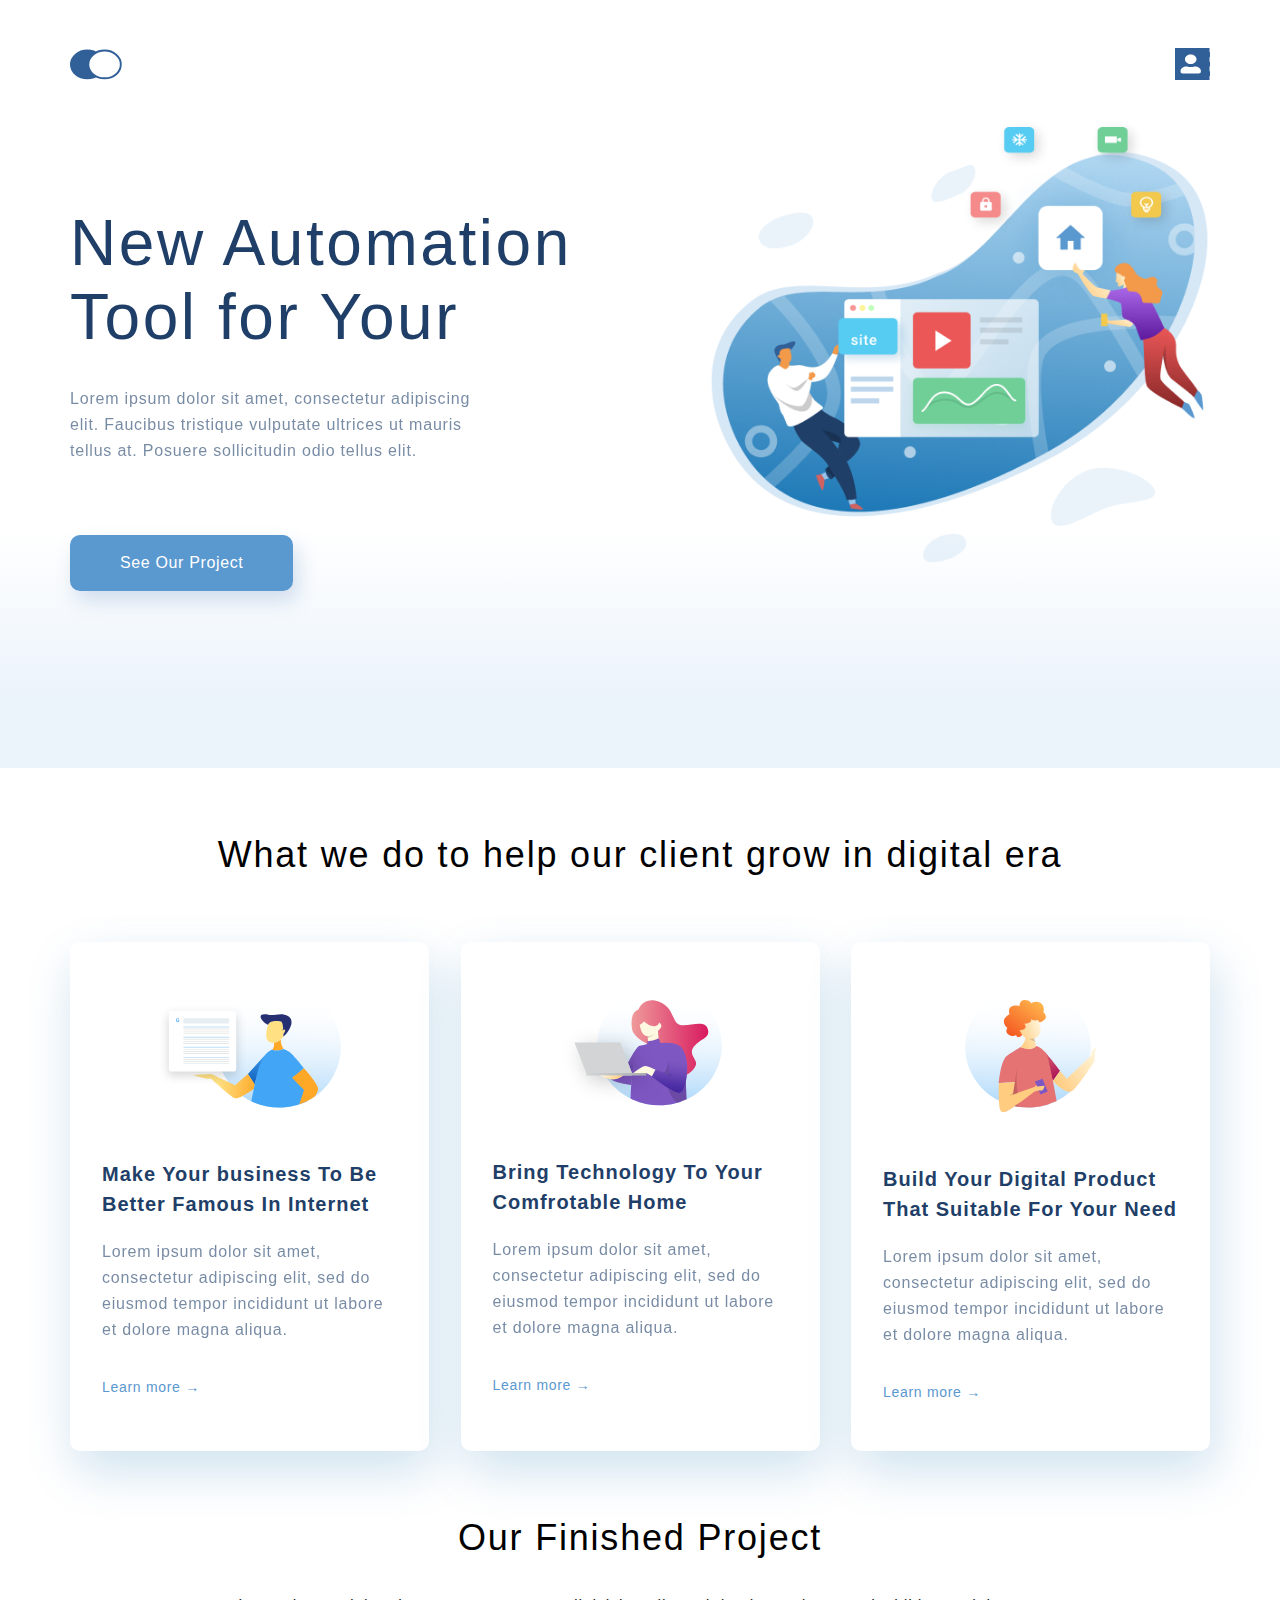
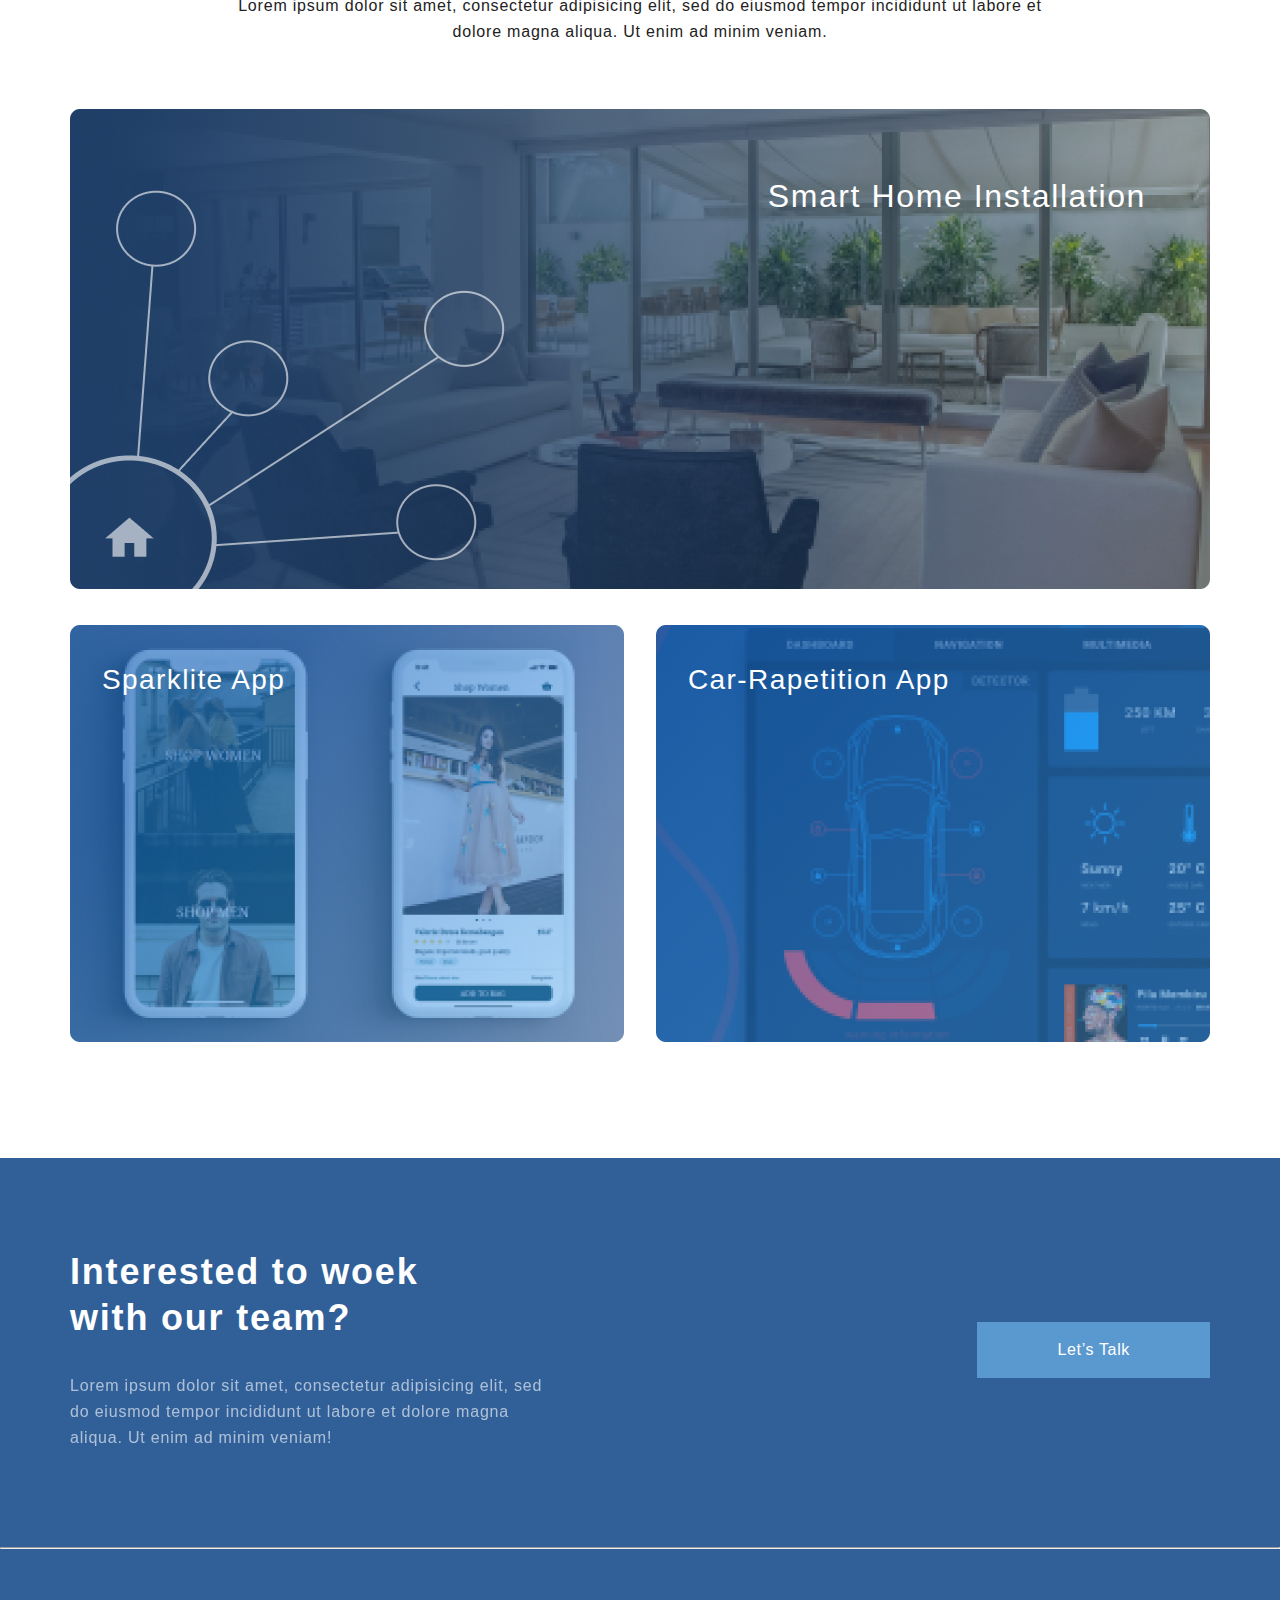
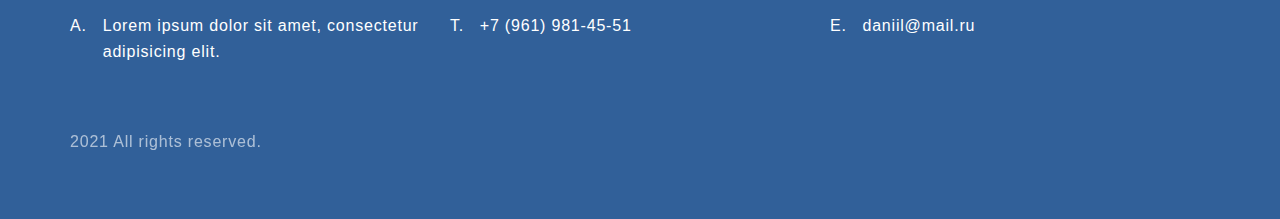
<file: index.html>
<!DOCTYPE html>
<html lang="en">

<head>
    <meta charset="UTF-8">
    <meta http-equiv="X-UA-Compatible" content="IE=edge">
    <meta name="viewport" content="width=device-width, initial-scale=1.0">
    <title>Главная</title>
    <link rel="stylesheet" href="style.css">
</head>

<body>
    <div class="header">
        <div class="header__content container">
            <div class="header__menu">
                <ul class="menu">
                    <li class="menu__list"><a href="index.html"><img src="img/logo.svg" alt="Logo"></a></li>
                    <li class="menu__list down__style"><a href=" contact.html"><img src="img/Vector.svg"
                                alt="Contacts"></a></li>
                </ul>
            </div>
            <div class="header__main">
                <h1 class="header__title">New Automation Tool for Your</h1>
                <p class="text header__text">Lorem ipsum dolor sit amet, consectetur adipiscing elit. Faucibus
                    tristique vulputate ultrices ut mauris tellus at. Posuere sollicitudin odio tellus elit.
                </p>
                <a href="#" class="header__button">See Our Project</a>
            </div>
        </div>
    </div>
    <div class="main container">
        <h3 class="main__medium">What we do to help our client grow in digital era</h3>
        <div class="main__content">
            <div class="main__content-list">
                <img class="list__img" src="img/1.svg" alt="card-1">
                <h4 class="main__small">Make Your business To Be
                    Better Famous In Internet</h4>
                <p class="text">Lorem ipsum dolor sit amet, consectetur adipiscing elit, sed do eiusmod tempor
                    incididunt ut labore et dolore magna aliqua.
                </p>
                <a href="#" class="button">Learn more &rarr;</a>
            </div>
            <div class="main__content-list">
                <img class="list__img" src="img/2.svg" alt="card-2">
                <h4 class="main__small">Bring Technology To Your
                    Comfrotable Home</h4>
                <p class="text">Lorem ipsum dolor sit amet, consectetur adipiscing elit, sed do eiusmod tempor
                    incididunt ut labore et dolore magna aliqua.
                </p>
                <a href="#" class="button">Learn more &rarr;</a>
            </div>
            <div class="main__content-list">
                <img class="list__img" src="img/3.svg" alt="card-3">
                <h4 class="main__small">Build Your Digital Product
                    That Suitable For Your Need</h4>
                <p class="text">Lorem ipsum dolor sit amet, consectetur adipiscing elit, sed do eiusmod tempor
                    incididunt ut labore et dolore magna aliqua.
                </p>
                <a href="#" class="button">Learn more &rarr;</a>
            </div>
        </div>
    </div>
    <div class="memu__footer container">
        <h3 class="main__medium">Our Finished Project</h3>
        <p class="text memu__footer-text">Lorem ipsum dolor sit amet, consectetur adipisicing elit, sed do
            eiusmod
            tempor incididunt ut labore et dolore magna aliqua. Ut enim ad minim veniam.
        </p>
        <div class="footer__item">
            <img class="footer__item-img" src="img/footer__item-1.png" alt="photo-1">
            <p class="footer__item-text">Smart Home Installation</p>
        </div>
        <div class="footer__parent">
            <div class="footer__item footer__item-margin">
                <img class="footer__item-img" src="img/footer__item-2.png" alt="photo-2">
                <p class="footer__item-texts">Sparklite App</p>
            </div>
            <div class="footer__item">
                <img class="footer__item-img" src="img/footer__item-3.png" alt="photo-3">
                <p class="footer__item-texts">Car-Rapetition App</p>
            </div>
        </div>
    </div>
    <div class="footer">
        <div class="footer__blog container">
            <div class="footer__text">
                <h4 class="footer__small">Interested to woek with our team?</h4>
                <p class="footer-text">Lorem ipsum dolor sit amet, consectetur adipisicing elit, sed do eiusmod
                    tempor
                    incididunt ut labore et dolore magna aliqua. Ut enim ad minim veniam!
                </p>
            </div>
            <div class="button-footer">
                <a href="#" class="footer__button">Let&#8217;s Talk</a>
            </div>
        </div>
        <hr class="line">
        <div class="footer__menu">
            <div class="container">
                <ul class="footer__menu-lists">
                    <li class="text menu__lists">Lorem ipsum dolor sit amet, consectetur adipisicing
                        elit.</li>
                    <li class="text menu__lists">T.&nbsp;&nbsp;&nbsp;+7 (961) 981-45-51</li>
                    <li class="text menu__lists">E.&nbsp;&nbsp;&nbsp;daniil@mail.ru</li>
                </ul>
                <div class="footer__defens">
                    <p class="text defens__list">2021 All rights reserved.</p>
                </div>
            </div>
        </div>
    </div>
</body>

</html>
</file>
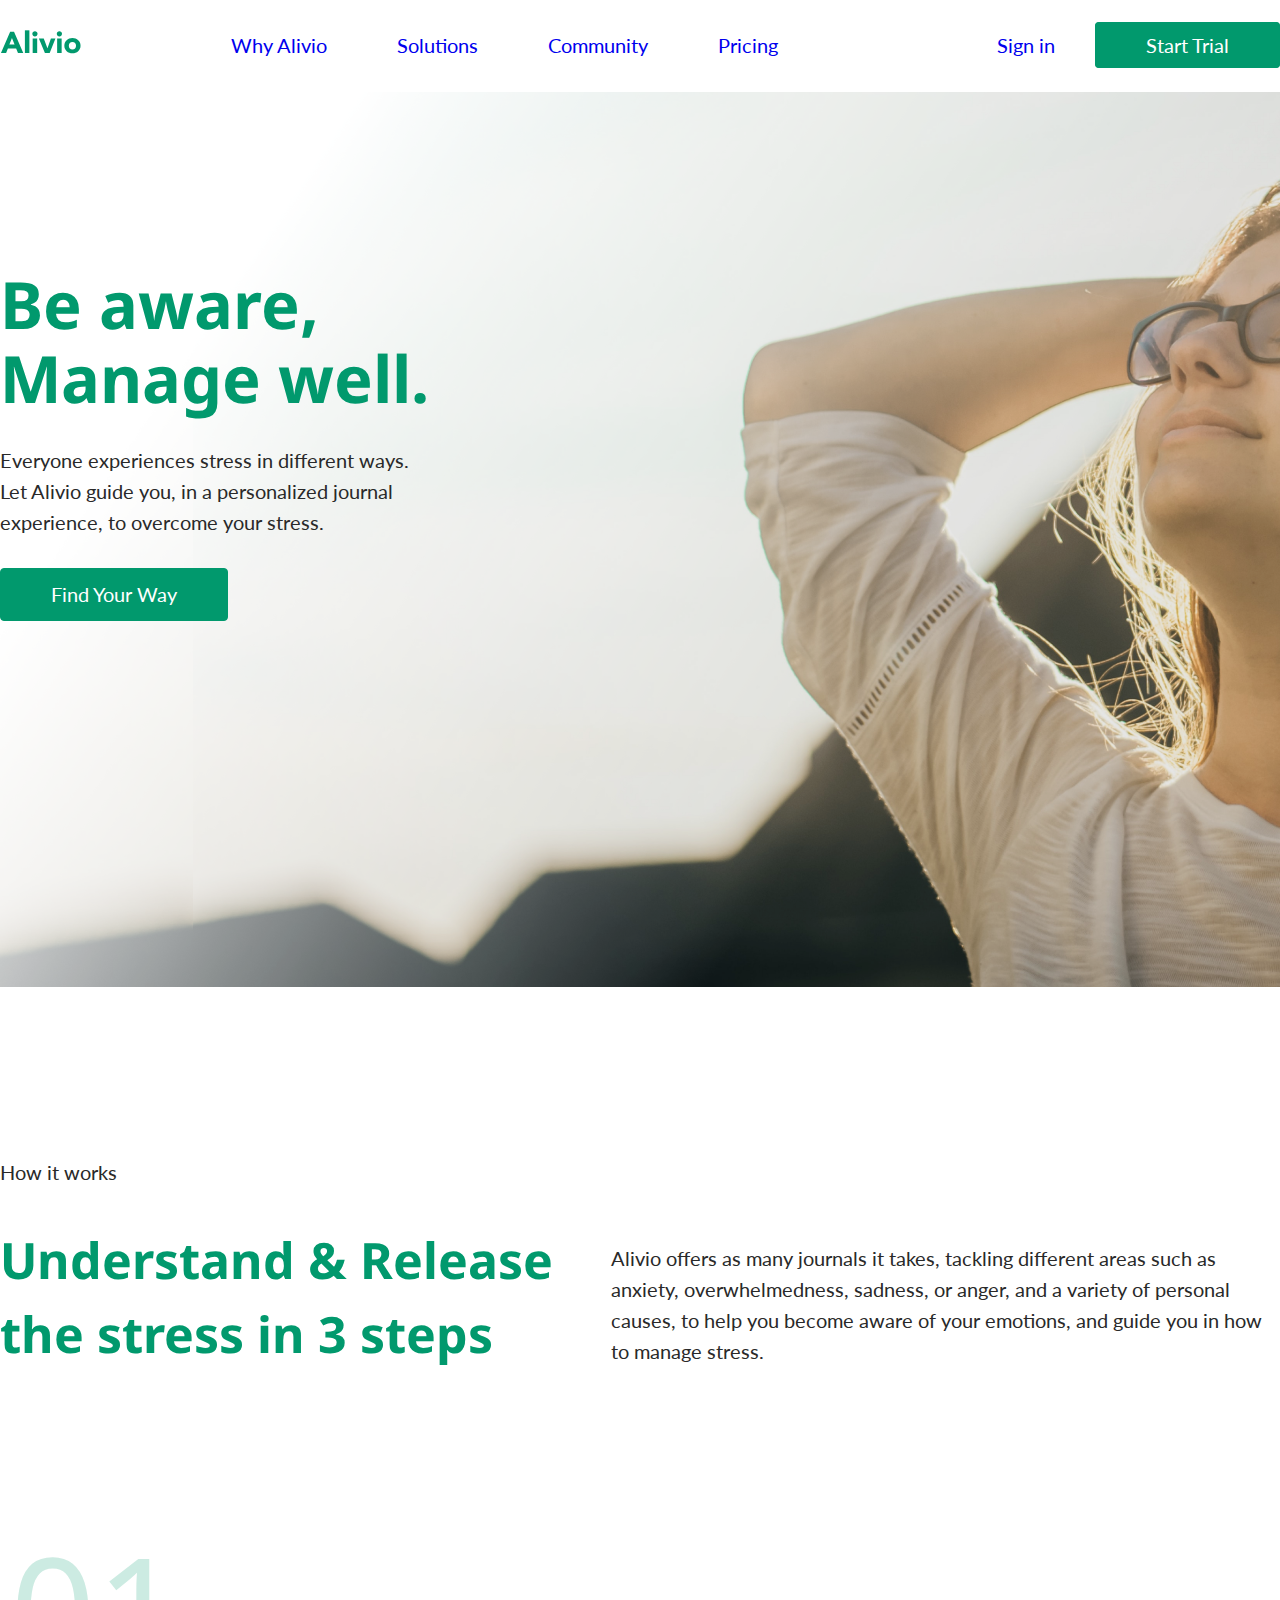
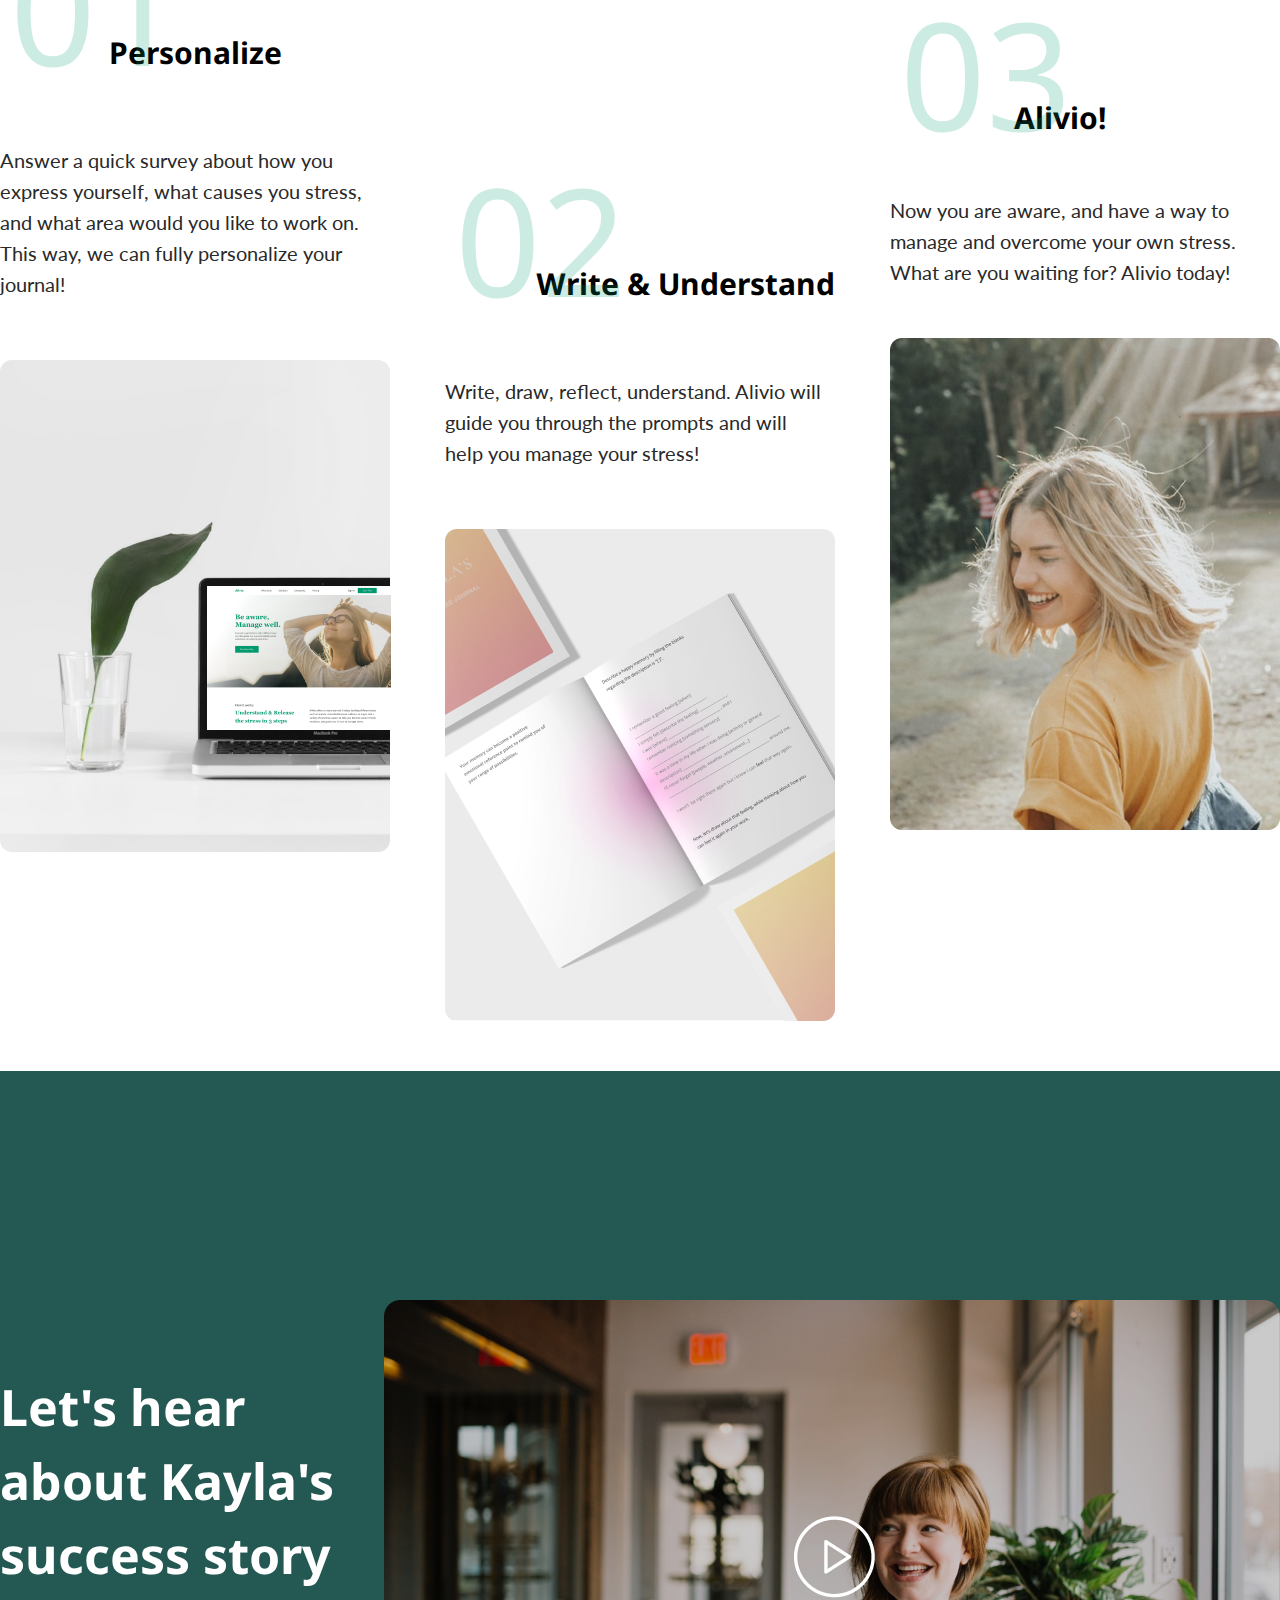
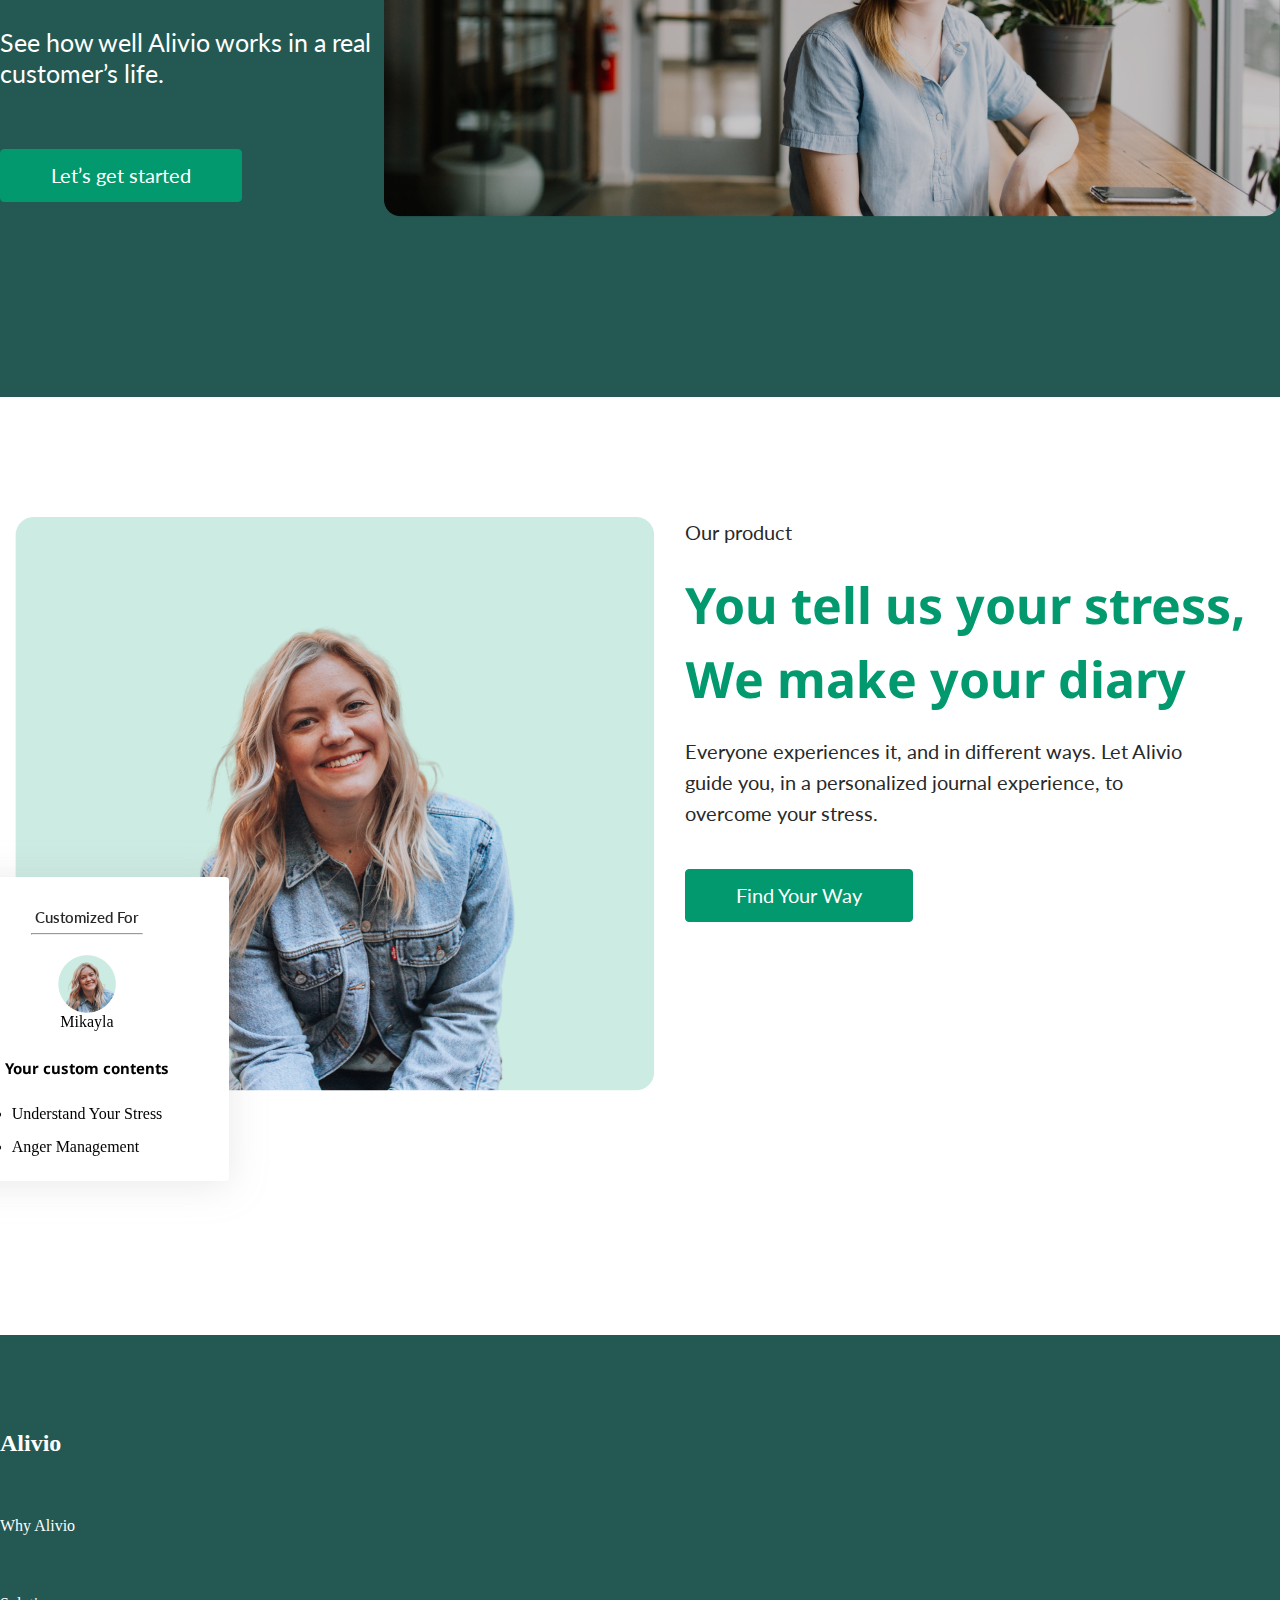
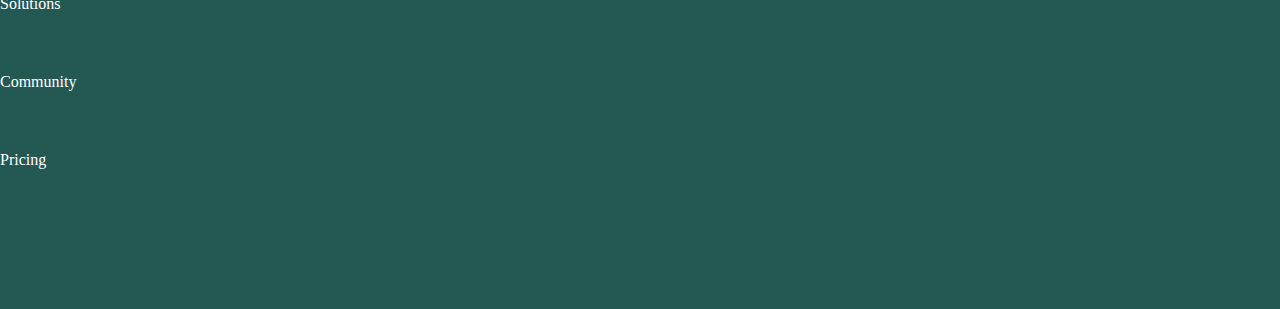
<file: Alivio/index.html>
<!DOCTYPE html>
<html lang="en">

<head>
    <meta charset="UTF-8">
    <meta http-equiv="X-UA-Compatible" content="IE=edge">
    <meta name="viewport" content="width=device-width, initial-scale=1.0">
    <link rel="stylesheet" href="style.css">
    <link rel="preconnect" href="https://fonts.googleapis.com">
    <link rel="preconnect" href="https://fonts.gstatic.com" crossorigin>
    <link href="https://fonts.googleapis.com/css2?family=Lato:wght@400;700&display=swap" rel="stylesheet">
    <link href="https://fonts.googleapis.com/css2?family=Noto+Sans+Georgian:wght@700&display=swap" rel="stylesheet">
    <title>Alivio</title>
</head>

<body>
    <header>
        <div class="container">
            <div class="header__content text-lato">
                <div class="logo"><a href="#"><img class="header__logo" src="img/header/logo.svg" alt="logo"></a></div>
                <ul class="header__menu">
                    <li class="header__menu-content"><a href="#">Why Alivio</a></li>
                    <li class="header__menu-content"><a href="#">Solutions</a></li>
                    <li class="header__menu-content"><a href="#">Community</a></li>
                    <li class="header__menu-content"><a href="#">Pricing</a></li>
                </ul>
                <div class="header__login">
                    <a href="#" class="login">Sign in</a>
                    <a href="#" class="green__button text__white">Start Trial</a>
                </div>
            </div>
        </div>
    </header>
    <main>
        <div class="background">
            <div class="container">
                <div class="background__content">
                    <h1 class="text background__edge">Be aware, Manage well.</h1>
                    <div class="background__text text-lato">Everyone experiences stress in different ways.
                        Let Alivio guide you, in a personalized journal experience, to overcome your stress.</div>
                    <a href="#" class="green__button text__white background__button text-lato">Find Your Way</a>
                </div>
            </div>
        </div>
        <div class="solutions">
            <div class="container">
                <p class="text-lato">How it works</p>
                <div class="solutions__texts">
                    <h2 class="solutions__title text">Understand & Release
                        the stress in 3 steps</h2>
                    <p class="solutions__text text-lato">
                        Alivio offers as many journals it takes, tackling different areas such as anxiety,
                        overwhelmedness, sadness, or anger, and a variety of personal causes, to help you become aware
                        of your emotions, and guide you in how to manage stress.
                    </p>
                </div>
                <div class="solutions__form">
                    <div class="solutions__card card-first">
                        <h3 class="text black__text solutions__form-title">Personalize</h3>
                        <p class="text-lato solutions__form-text">Answer a quick survey about how you express yourself,
                            what causes you stress, and what area would you like to work on. This way, we can fully
                            personalize your journal!</p>
                        <div class="solutions__images">
                            <img src="img/solutions/Rectangle30.png" alt="card">
                            <img class="face__image face" src="img/solutions/face.png" alt="">
                        </div>
                        <div class="number text">01</div>
                    </div>
                    <div class="solutions__card card-double">
                        <h3 class="text black__text solutions__form-title solutions__text-double">Write & Understand
                        </h3>
                        <p class="text-lato solutions__form-text">Write, draw, reflect, understand. Alivio will guide
                            you through the prompts and will help you manage your stress!</p>
                        <img src="img/solutions/mid.png" alt="card">
                        <div class="number text">02</div>
                    </div>
                    <div class="solutions__card card-third">
                        <h3 class="text black__text solutions__form-title solutions__marg-title">Alivio!</h3>
                        <p class="text-lato solutions__form-text solutions__marg-text">Now you are aware, and have a way
                            to manage and
                            overcome your own stress.
                            What are you waiting for? Alivio today!</p>
                        <img src="img/solutions/right.png" alt="card">
                        <div class="number text">03</div>
                    </div>
                </div>
            </div>
        </div>
        <div class="green__block">
            <div class="container">
                <div class="green__main">
                    <div class="green__block-content">
                        <h2 class="solutions__title green__block-text text text__white">Let's hear about Kayla's success
                            story</h2>
                        <p class="green__text text__white text-lato">See how well Alivio works in a real customer’s
                            life.
                        </p>
                        <a href="#" class="green__button text__white background__button text-lato">Let’s get started</a>
                    </div>
                    <img class="green__block-img" src="img/video/Video.png" alt="">
                </div>
            </div>
        </div>
        <div class="our__product">
            <div class="container">
                <div class="product__content">
                    <div class="product__img-content">
                        <img src="img/our_product/Image.png" alt="">
                        <div class="product__resume">
                            <h3 class="text-lato text__resume">Customized For</h3>
                            <hr class="line__resume">
                            <img src="img/our_product/Image-small.png" alt="">
                            <p>Mikayla</p>
                            <h2 class="text resume__text">Your custom contents</h2>
                            <ul class="text__list">
                                <li class="list__padding">Understand Your Stress</li>
                                <li>Anger Management</li>
                            </ul>
                        </div>
                    </div>
                    <div class="product__text">
                        <h4 class="text-lato product__content-text">Our product</h4>
                        <h1 class="text product__title">You tell us your stress,
                            We make your diary</h1>
                        <p class="text-lato product__text-list">Everyone experiences it, and in different ways.
                            Let Alivio guide you, in a personalized journal experience, to overcome your stress.</p>
                        <a href="#" class="green__button text__white background__button text-lato">Find Your Way</a>
                    </div>
                </div>
            </div>
        </div>
    </main>
    <footer class="green__block green__footer">
        <div class="container text__white">
            <h2 class="footer__text">Alivio</h2>
            <ul class="footer__list">
                <li class="footer__list-text link__footer">Why Alivio</li>
                <li class="footer__list-text link__footer">Solutions</li>
                <li class="footer__list-text link__footer">Community</li>
                <li class="link__footer">Pricing</li>
            </ul>
        </div>
    </footer>
</body>

</html>
</file>
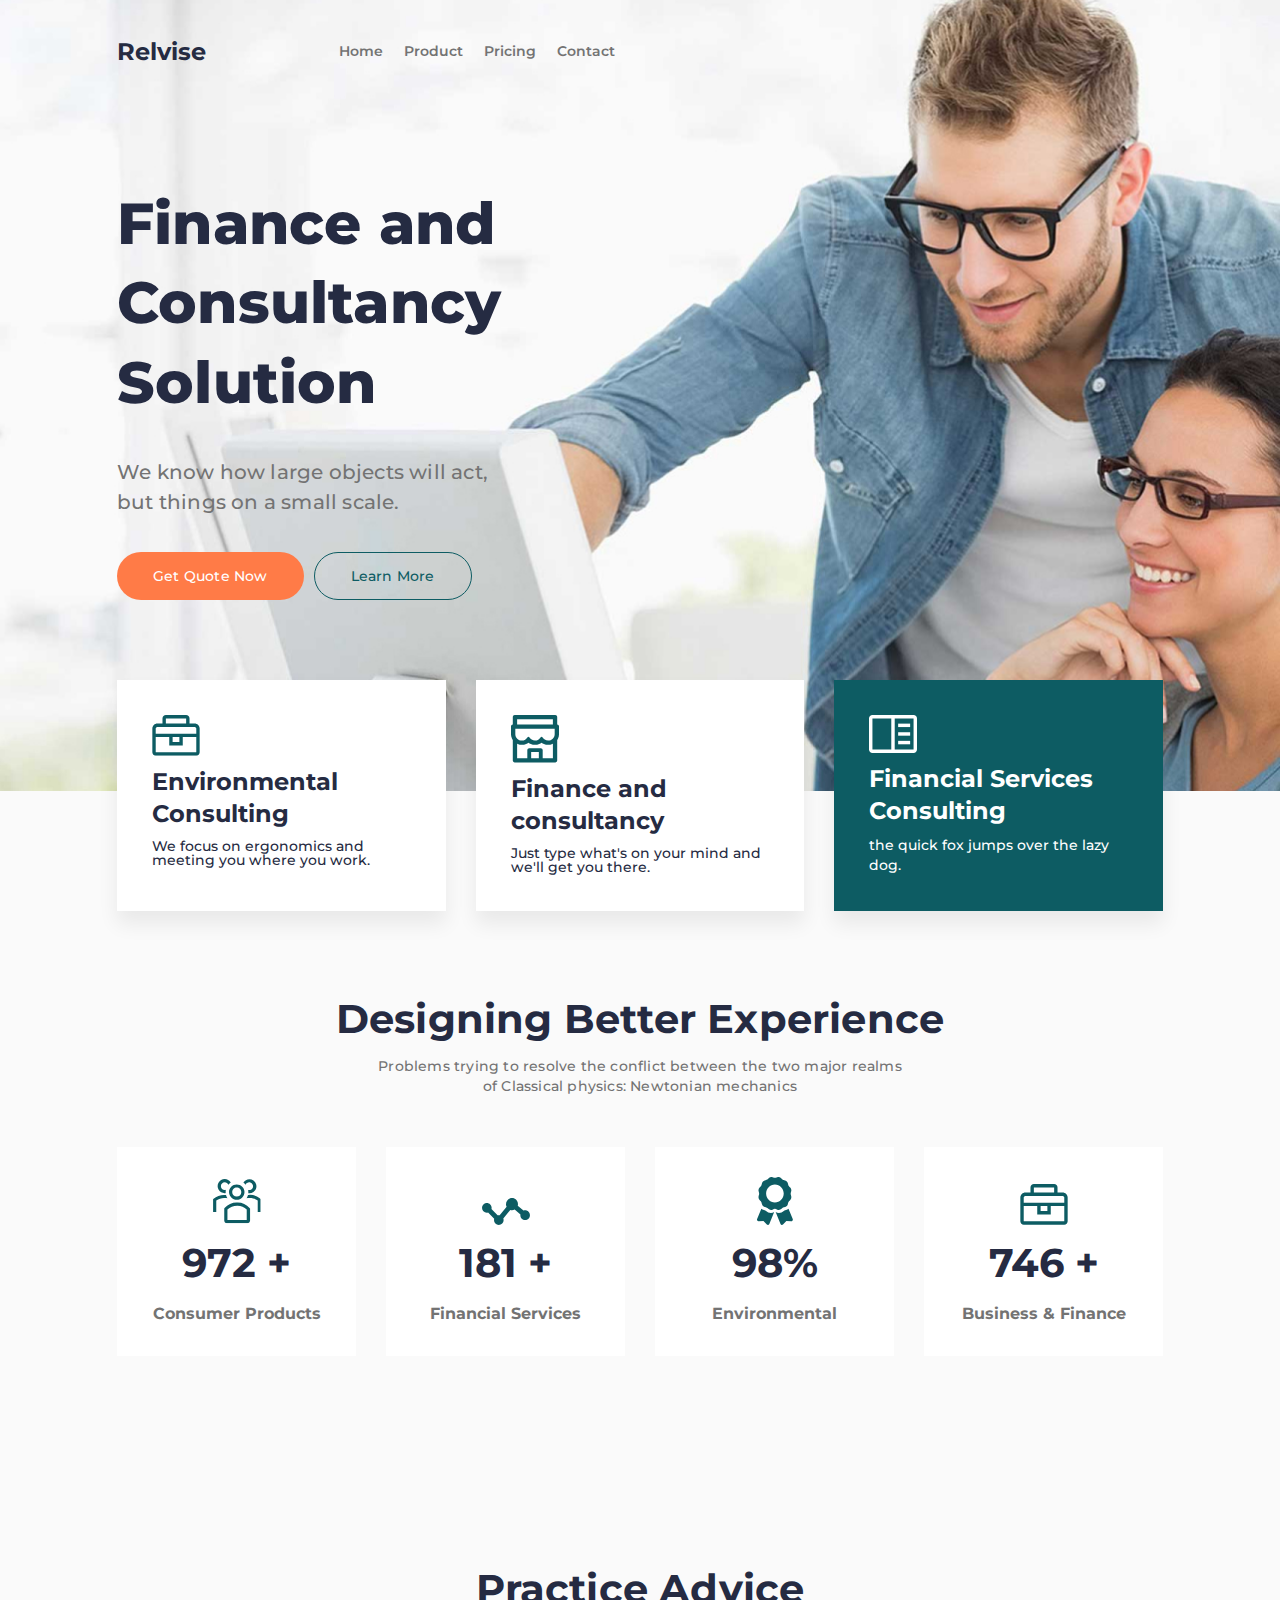
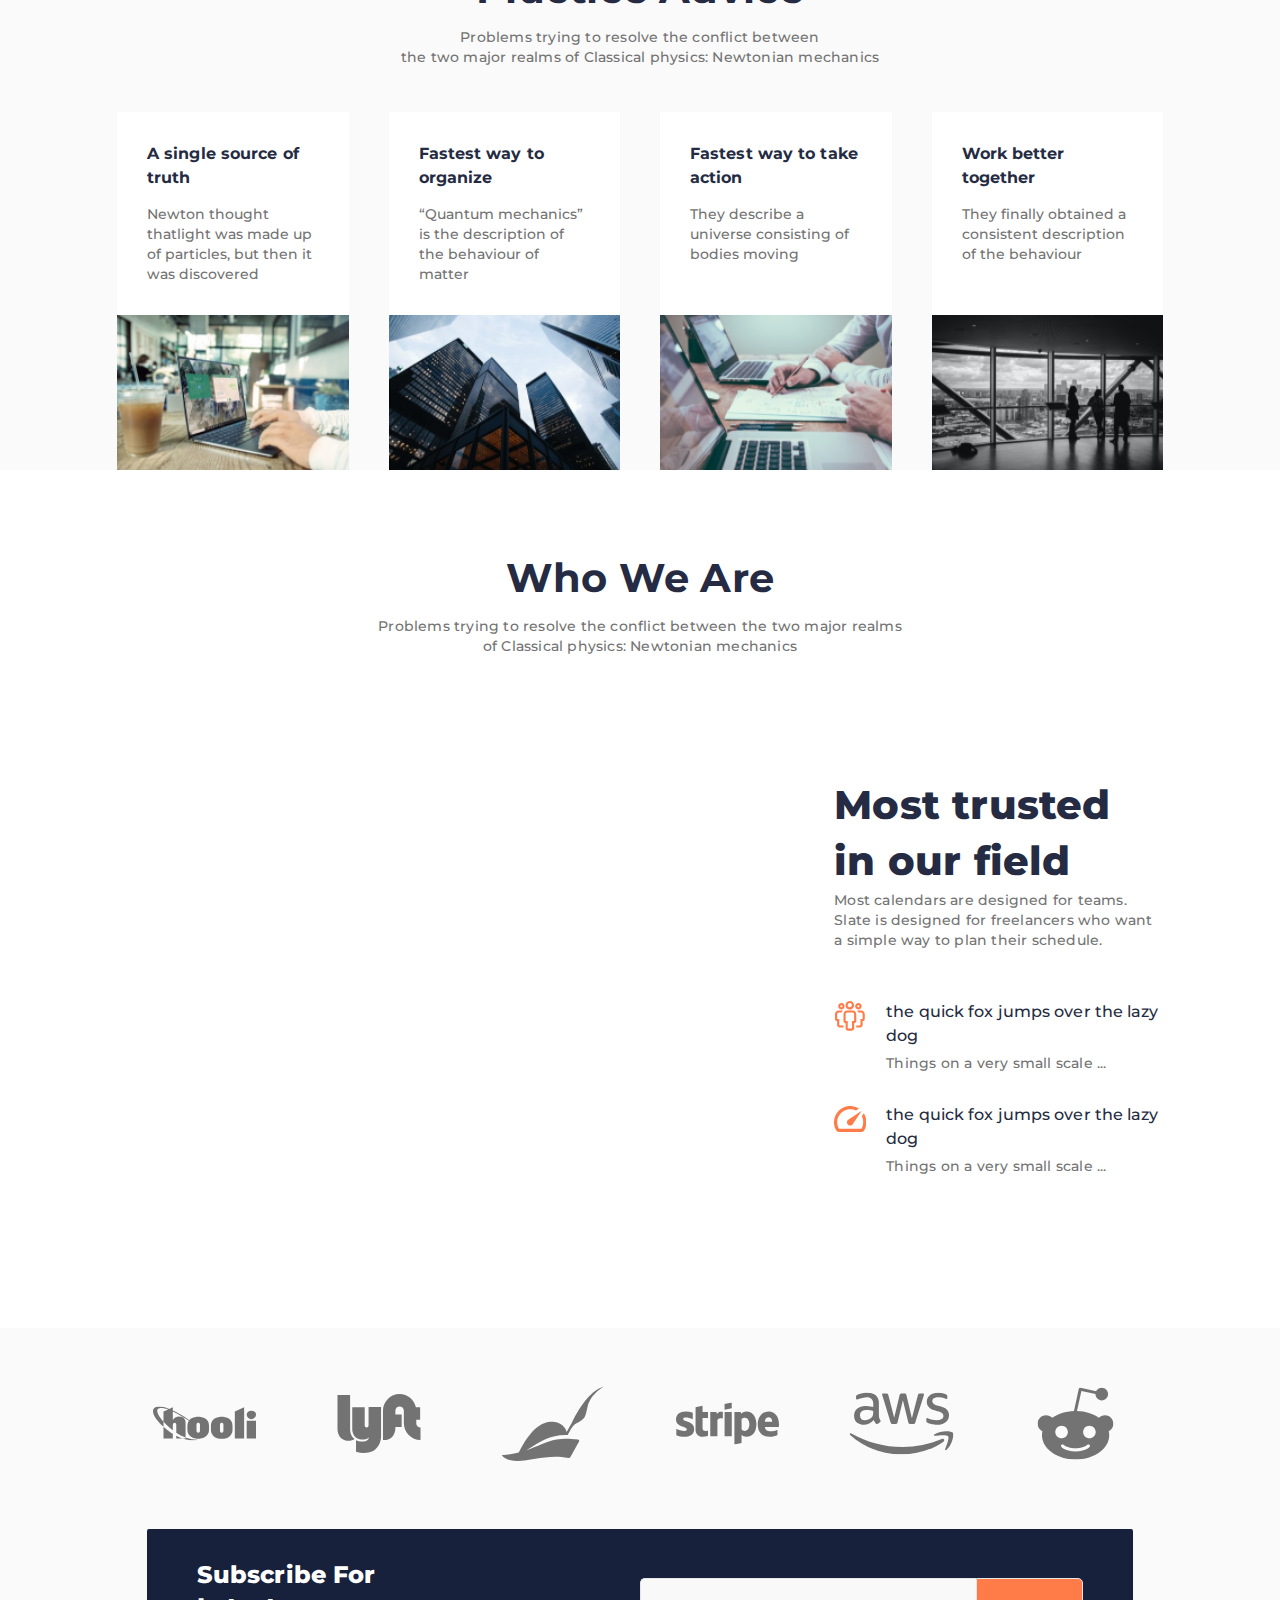
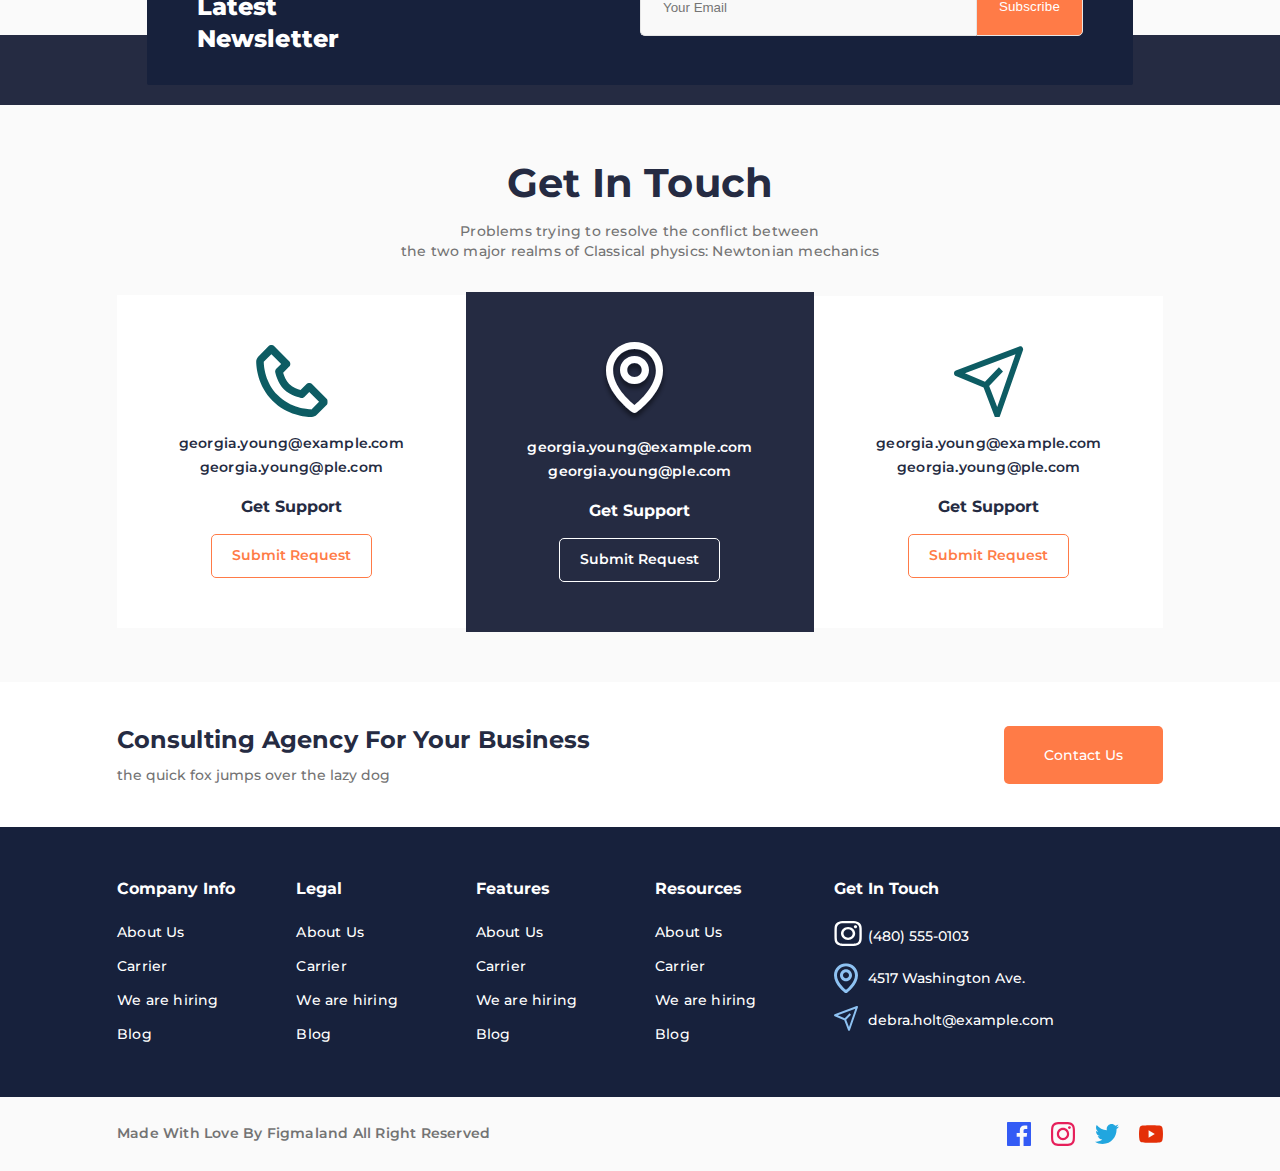
<file: Finanse/index.html>
<!DOCTYPE html>
<html lang="en">

<head>
    <meta charset="UTF-8">
    <meta http-equiv="X-UA-Compatible" content="IE=edge">
    <link href="https://fonts.googleapis.com/css?family=Montserrat:,regular,500,600,700,800&display=swap"
        rel="stylesheet" />
    <link rel="stylesheet" href="style.css">
    <meta name="viewport" content="width=device-width, initial-scale=1.0">
    <title>Finance</title>
</head>

<body>
    <div class="wrapper">
        <header class="header">
            <div class="header__container   container">
                <a href="#" class="header__logo">
                    Relvise
                </a>
                <nav class="header__menu">
                    <ul class="menu__list">
                        <li class="menu__item">
                            <a class="menu__link" href="#">Home</a>
                        </li>
                        <li class="menu__item">
                            <a class="menu__link" href="#">Product</a>
                        </li>
                        <li class="menu__item">
                            <a class="menu__link" href="#">Pricing</a>
                        </li>
                        <li class="menu__item">
                            <a class="menu__link" href="#">Contact</a>
                        </li>
                    </ul>
                </nav>
            </div>
        </header>
        <main class="page">
            <div class="page__main-block main-block">
                <div class="main-block__container container">
                    <div class="main-block__body">
                        <h1 class="main-block__title">Finance and Consultancy Solution</h1>
                        <div class="main-block__text">We know how large objects will act,
                            but things on a small scale.</div>
                        <div class="main-block__buttons">
                            <a href="" class="main-block__button main-block__button_orange">Get Quote Now</a>
                            <a href="" class="main-block__button main-block__button_border">Learn More</a>
                        </div>
                    </div>
                </div>
                <div class="main-block__image ibg">
                    <img src="img/main/cover.jpg" alt="cover">
                </div>
            </div>
            <section class="page__services services">
                <div class="services__container container">
                    <div class="service__body">
                        <div class="services__cards">
                            <div class="services__item item-service">
                                <div class="item-service__icon">
                                    <img src="img/services/01.svg" alt="">
                                </div>
                                <h3 class="item-service__title">Environmental
                                    Consulting</h3>
                                <div class="item-srvice__text">We focus on ergonomics and
                                    meeting you where you work. </div>
                            </div>
                        </div>
                        <div class="services__cards">
                            <div class="services__item item-service">
                                <div class="item-service__icon">
                                    <img src="img/services/02.svg" alt="">
                                </div>
                                <h3 class="item-service__title">Finance and
                                    consultancy </h3>
                                <div class="item-srvice__text">Just type what's on your mind
                                    and we'll get you there. </div>
                            </div>
                        </div>
                        <div class="services__cards">
                            <div class="services__item item-service item-service__green">
                                <div class="item-service__icon">
                                    <img src="img/services/03.svg" alt="">
                                </div>
                                <h3 class="item-service__title">Financial Services
                                    Consulting</h3>
                                <div class="item-service__text">the quick fox jumps over the
                                    lazy dog. </div>
                            </div>
                        </div>
                    </div>
                </div>
            </section>
            <section class="page__advantages advantages">
                <div class="advantages__container container">
                    <div class="advantages__header header-block">
                        <h2 class="header-block__title">Designing Better Experience</h2>
                        <div class="header-block__sub-title">Problems trying to resolve the conflict between the two
                            major realms<br>
                            of Classical physics: Newtonian mechanics </div>
                    </div>
                    <div class="advantages__body">
                        <div class="advantages__column">
                            <div class="advantages__item">
                                <div class="advantages__icon">
                                    <img src="img/advantages/01.svg" alt="Consumer Productss">
                                </div>
                                <div class="advantages__value">972 +</div>
                                <div class="advantages__text">Consumer Products </div>
                            </div>
                        </div>
                        <div class="advantages__column">
                            <div class="advantages__item">
                                <div class="advantages__icon">
                                    <img src="img/advantages/02.svg" alt="Financial Services">
                                </div>
                                <div class="advantages__value">181 +</div>
                                <div class="advantages__text">Financial Services </div>
                            </div>
                        </div>
                        <div class="advantages__column">
                            <div class="advantages__item">
                                <div class="advantages__icon">
                                    <img src="img/advantages/03.svg" alt="Environmental">
                                </div>
                                <div class="advantages__value">98%</div>
                                <div class="advantages__text">Environmental </div>
                            </div>
                        </div>
                        <div class="advantages__column">
                            <div class="advantages__item">
                                <div class="advantages__icon">
                                    <img src="img/advantages/04.svg" alt="Business & Finance">
                                </div>
                                <div class="advantages__value">746 +</div>
                                <div class="advantages__text">Business & Finance </div>
                            </div>
                        </div>
                    </div>
                </div>
            </section>
            <section class="page__practice practice">
                <div class="practice__container container">
                    <div class="practice__header header-block">
                        <h2 class="header-block__title">Practice Advice</h2>
                        <div class="header-block__sub-title">Problems trying to resolve the conflict between <br>
                            the two major realms of Classical physics: Newtonian mechanics </div>
                    </div>
                    <div class="practice__body">
                        <div class="practice__column">
                            <article class="practice__item item-practice">
                                <div class="item-practice__content">
                                    <a class="item-practice__link" href="#">
                                        <h4 class="item-practice__title">
                                            A single source of truth
                                        </h4>
                                    </a>
                                    <div class="item-practice__text">Newton thought thatlight was made up of particles,
                                        but
                                        then it was discovered
                                    </div>
                                </div>
                                <a href="" class="item-practice__image ibg">
                                    <img src="img/practice/01.jpg" alt="A single source of truth">
                                </a>
                            </article>
                        </div>
                        <div class="practice__column">
                            <article class="practice__item item-practice">
                                <div class="item-practice__content">
                                    <a class="item-practice__link" href="#">
                                        <h4 class="item-practice__title">
                                            Fastest way to organize
                                        </h4>
                                    </a>
                                    <div class="item-practice__text">“Quantum mechanics”
                                        is the description of the
                                        behaviour of matter
                                    </div>
                                </div>
                                <a href="" class="item-practice__image ibg">
                                    <img src="img/practice/02.jpg" alt="A single source of truth">
                                </a>
                            </article>
                        </div>
                        <div class="practice__column">
                            <article class="practice__item item-practice">
                                <div class="item-practice__content">
                                    <a class="item-practice__link" href="#">
                                        <h4 class="item-practice__title">
                                            Fastest way to take action
                                        </h4>
                                    </a>
                                    <div class="item-practice__text">They describe a
                                        universe consisting of
                                        bodies moving
                                    </div>
                                </div>
                                <a href="" class="item-practice__image ibg">
                                    <img src="img/practice/03.jpg" alt="A single source of truth">
                                </a>
                            </article>
                        </div>
                        <div class="practice__column">
                            <article class="practice__item item-practice">
                                <div class="item-practice__content">
                                    <a class="item-practice__link" href="#">
                                        <h4 class="item-practice__title">
                                            Work better
                                            together
                                        </h4>
                                    </a>
                                    <div class="item-practice__text">They finally obtained
                                        a consistent description
                                        of the behaviour
                                    </div>
                                </div>
                                <a href="" class="item-practice__image ibg">
                                    <img src="img/practice/04.jpg" alt="A single source of truth">
                                </a>
                            </article>
                        </div>
                    </div>
                </div>
            </section>
            <section class="page__whoweare whoweare">
                <div class="whoweare__container container">
                    <div class="whoweare__header header-block">
                        <h2 class="header-block__title">Who We Are</h2>
                        <div class="header-block__sub-title">Problems trying to resolve the conflict between the two
                            major
                            realms <br>
                            of Classical physics: Newtonian mechanics </div>
                    </div>
                    <div class="whoweare__body">
                        <div class="whoweare__video">
                            <iframe width="560" height="315" src="https://www.youtube.com/embed/ROQlc57iWY4"
                                title="YouTube video player" frameborder="0"
                                allow="accelerometer; autoplay; clipboard-write; encrypted-media; gyroscope; picture-in-picture"
                                allowfullscreen></iframe>
                        </div>
                        <div class="whoweare__content">
                            <h2 class="whoweare__title">Most trusted in
                                our field</h2>
                            <div class="whoweare__text">Most calendars are designed for teams. Slate
                                is designed for freelancers who want a
                                simple way to plan their schedule.</div>
                            <div class="whoweare__items">
                                <div class="whoweare__item item-whoweare">
                                    <div class="item-whoweare__icon">
                                        <img src="img/whoweare/01.svg" alt="whoweare">
                                    </div>
                                    <div class="item-whoweare__body">
                                        <div class="item-whoweare__title">the quick fox jumps over the lazy
                                            dog</div>
                                        <div class="item-whoweare__text">Things on a very small scale ...</div>
                                    </div>
                                </div>
                                <div class="whoweare__item item-whoweare">
                                    <div class="item-whoweare__icon">
                                        <img src="img/whoweare/02.svg" alt="whoweare">
                                    </div>
                                    <div class="item-whoweare__body">
                                        <div class="item-whoweare__title">the quick fox jumps over the lazy
                                            dog</div>
                                        <div class="item-whoweare__text">Things on a very small scale ...</div>
                                    </div>
                                </div>
                            </div>
                        </div>
                    </div>
                </div>
            </section>
            <div class="page__clients clients">
                <div class="clients__container container">
                    <div class="clients__items">
                        <div class="clients__item">
                            <img src="img/clients/01.svg" alt="clients">
                        </div>
                        <div class="clients__item">
                            <img src="img/clients/02.svg" alt="clients">
                        </div>
                        <div class="clients__item">
                            <img src="img/clients/03.svg" alt="clients">
                        </div>
                        <div class="clients__item">
                            <img src="img/clients/04.svg" alt="clients">
                        </div>
                        <div class="clients__item">
                            <img src="img/clients/05.svg" alt="clients">
                        </div>
                        <div class="clients__item">
                            <img src="img/clients/06.svg" alt="clients">
                        </div>
                    </div>
                </div>
            </div>
            <section class="page__subscribe subscribe">
                <div class="subscribe__container container">
                    <div class="subscribe__body">
                        <h4 class="subscribe__title">Subscribe For Latest
                            Newsletter</h4>
                        <form action="#" class="subscribe__form">
                            <input autocomplete="off" name="form[]" required type="email" placeholder="Your Email"
                                class="subscribe__input">
                            <button type="submit" class="subscribe__button">Subscribe</button>
                        </form>
                    </div>
                </div>
            </section>
            <section class="page__getintouch getintouch">
                <div class="getintouch__container container">
                    <div class="getintouch__header header-block">
                        <h2 class="header-block__title">Get In Touch</h2>
                        <div class="header-block__sub-title">Problems trying to resolve the conflict between <br>
                            the two major realms of Classical physics: Newtonian mechanics
                        </div>
                    </div>
                    <div class="getintouch__items">
                        <div class="getintouch__item item-getintouch">
                            <div class="item-getintouch__icon">
                                <img src="img/getintouch/01.svg" alt="">
                            </div>
                            <div class="item-getintouch__emails">
                                <a href="mailto:eorgia.young@example.com"
                                    class="item-getintouch__email">georgia.young@example.com
                                </a>
                                <a href="mailto:georgia.young@ple.com"
                                    class="item-getintouch__email">georgia.young@ple.com
                                </a>
                            </div>
                            <div class="item-getintouch__label">Get Support</div>
                            <a href="#" class="item-getintouch__button">Submit Request</a>
                        </div>
                        <div class="getintouch__item item-getintouch item-getintouch_active">
                            <div class="item-getintouch__icon">
                                <img src="img/getintouch/02.svg" alt="">
                            </div>
                            <div class="item-getintouch__emails">
                                <a href="mailto:eorgia.young@example.com"
                                    class="item-getintouch__email">georgia.young@example.com
                                </a>
                                <a href="mailto:georgia.young@ple.com"
                                    class="item-getintouch__email">georgia.young@ple.com
                                </a>
                            </div>
                            <div class="item-getintouch__label">Get Support</div>
                            <a href="#" class="item-getintouch__button">Submit Request</a>
                        </div>
                        <div class="getintouch__item item-getintouch">
                            <div class="item-getintouch__icon">
                                <img src="img/getintouch/03.svg" alt="">
                            </div>
                            <div class="item-getintouch__emails">
                                <a href="mailto:eorgia.young@example.com"
                                    class="item-getintouch__email">georgia.young@example.com
                                </a>
                                <a href="mailto:georgia.young@ple.com"
                                    class="item-getintouch__email">georgia.young@ple.com
                                </a>
                            </div>
                            <div class="item-getintouch__label">Get Support</div>
                            <a href="#" class="item-getintouch__button">Submit Request</a>
                        </div>
                    </div>
                </div>
            </section>
            <section class="page__contact contact">
                <div class="contact__container container">
                    <div class="contact__body">
                        <div class="contact__content">
                            <h4 class="contact__title">Consulting Agency For Your Business</h4>
                            <div class="contact__text">the quick fox jumps over the lazy dog</div>
                        </div>
                        <a href="#" class="contact__button">Contact Us</a>
                    </div>
                </div>
            </section>
            <footer class="footer">
                <footer class="footer__top">
                    <div class="footer__main container">
                        <div class="footer__row">
                            <div class="footer__column">
                                <div class="footer__label">Company Info</div>
                                <nav class="footer__menu menu-footer">
                                    <ul class="menu-footer__list">
                                        <li class="menu-footer__item"><a href="#" class="menu-footer__link">About Us</a>
                                        </li>
                                        <li class="menu-footer__item"><a href="#" class="menu-footer__link">Carrier</a>
                                        </li>
                                        <li class="menu-footer__item"><a href="#" class="menu-footer__link">We are
                                                hiring</a></li>
                                        <li class="menu-footer__item"><a href="#" class="menu-footer__link">Blog</a>
                                        </li>
                                    </ul>
                                </nav>
                            </div>
                            <div class="footer__column">
                                <div class="footer__label">Legal</div>
                                <nav class="footer__menu menu-footer">
                                    <ul class="menu-footer__list">
                                        <li class="menu-footer__item"><a href="#" class="menu-footer__link">About Us</a>
                                        </li>
                                        <li class="menu-footer__item"><a href="#" class="menu-footer__link">Carrier</a>
                                        </li>
                                        <li class="menu-footer__item"><a href="#" class="menu-footer__link">We are
                                                hiring</a></li>
                                        <li class="menu-footer__item"><a href="#" class="menu-footer__link">Blog</a>
                                        </li>
                                    </ul>
                                </nav>
                            </div>
                            <div class="footer__column">
                                <div class="footer__label">Features</div>
                                <nav class="footer__menu menu-footer">
                                    <ul class="menu-footer__list">
                                        <li class="menu-footer__item"><a href="#" class="menu-footer__link">About Us</a>
                                        </li>
                                        <li class="menu-footer__item"><a href="#" class="menu-footer__link">Carrier</a>
                                        </li>
                                        <li class="menu-footer__item"><a href="#" class="menu-footer__link">We are
                                                hiring</a></li>
                                        <li class="menu-footer__item"><a href="#" class="menu-footer__link">Blog</a>
                                        </li>
                                    </ul>
                                </nav>
                            </div>
                            <div class="footer__column">
                                <div class="footer__label">Resources</div>
                                <nav class="footer__menu menu-footer">
                                    <ul class="menu-footer__list">
                                        <li class="menu-footer__item"><a href="#" class="menu-footer__link">About Us</a>
                                        </li>
                                        <li class="menu-footer__item"><a href="#" class="menu-footer__link">Carrier</a>
                                        </li>
                                        <li class="menu-footer__item"><a href="#" class="menu-footer__link">We are
                                                hiring</a></li>
                                        <li class="menu-footer__item"><a href="#" class="menu-footer__link">Blog</a>
                                        </li>
                                    </ul>
                                </nav>
                            </div>
                            <div class="footer__column">
                                <div class="footer__label">Get In Touch</div>
                                <div class="footer__contacts contacts-footer">
                                    <a href="tel:4805550103"
                                        class="contacts-footer__item contacts-footer__item_phone">(480)
                                        555-0103
                                    </a>
                                    <a href="" class="contacts-footer__item contacts-footer__item_map">4517 Washington
                                        Ave.
                                    </a>
                                    <a href="mailto:debra.holt@example.com"
                                        class="contacts-footer__item contacts-footer__item_mail">debra.holt@example.com
                                    </a>
                                </div>
                            </div>
                        </div>
                    </div>
                </footer>
                <div class="footer__bottom">
                    <div class="footer__container container">
                        <div class="footer__copy">Made With Love By Figmaland All Right Reserved </div>
                        <div class="footer__social social">
                            <a href="#" class="social__item">
                                <img src="img/footer/bottom/01.svg" alt="">
                            </a>
                            <a href="#" class="social__item">
                                <img src="img/footer/bottom/02.svg" alt="">
                            </a>
                            <a href="#" class="social__item">
                                <img src="img/footer/bottom/03.svg" alt="">
                            </a>
                            <a href="#" class="social__item">
                                <img src="img/footer/bottom/04.svg" alt="">
                            </a>
                        </div>
                    </div>
                </div>
            </footer>

</body>

</html>
</file>
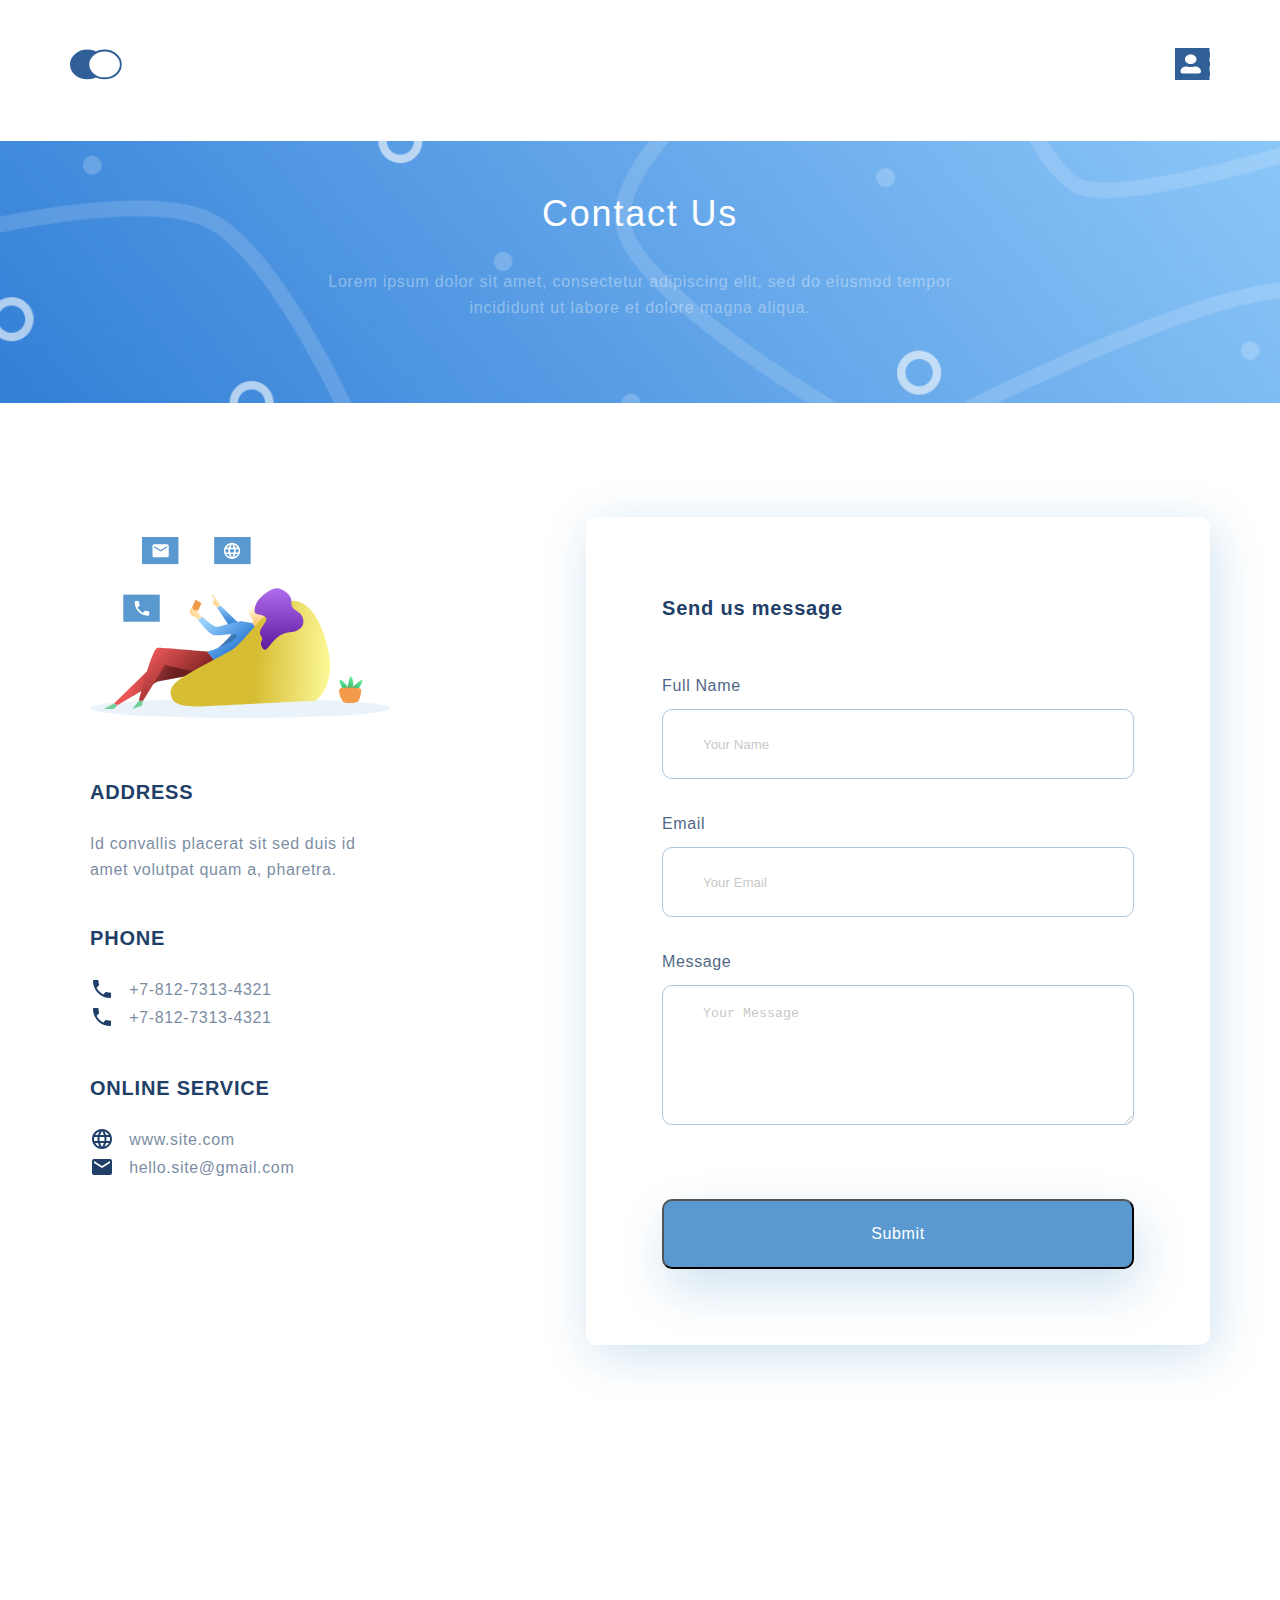
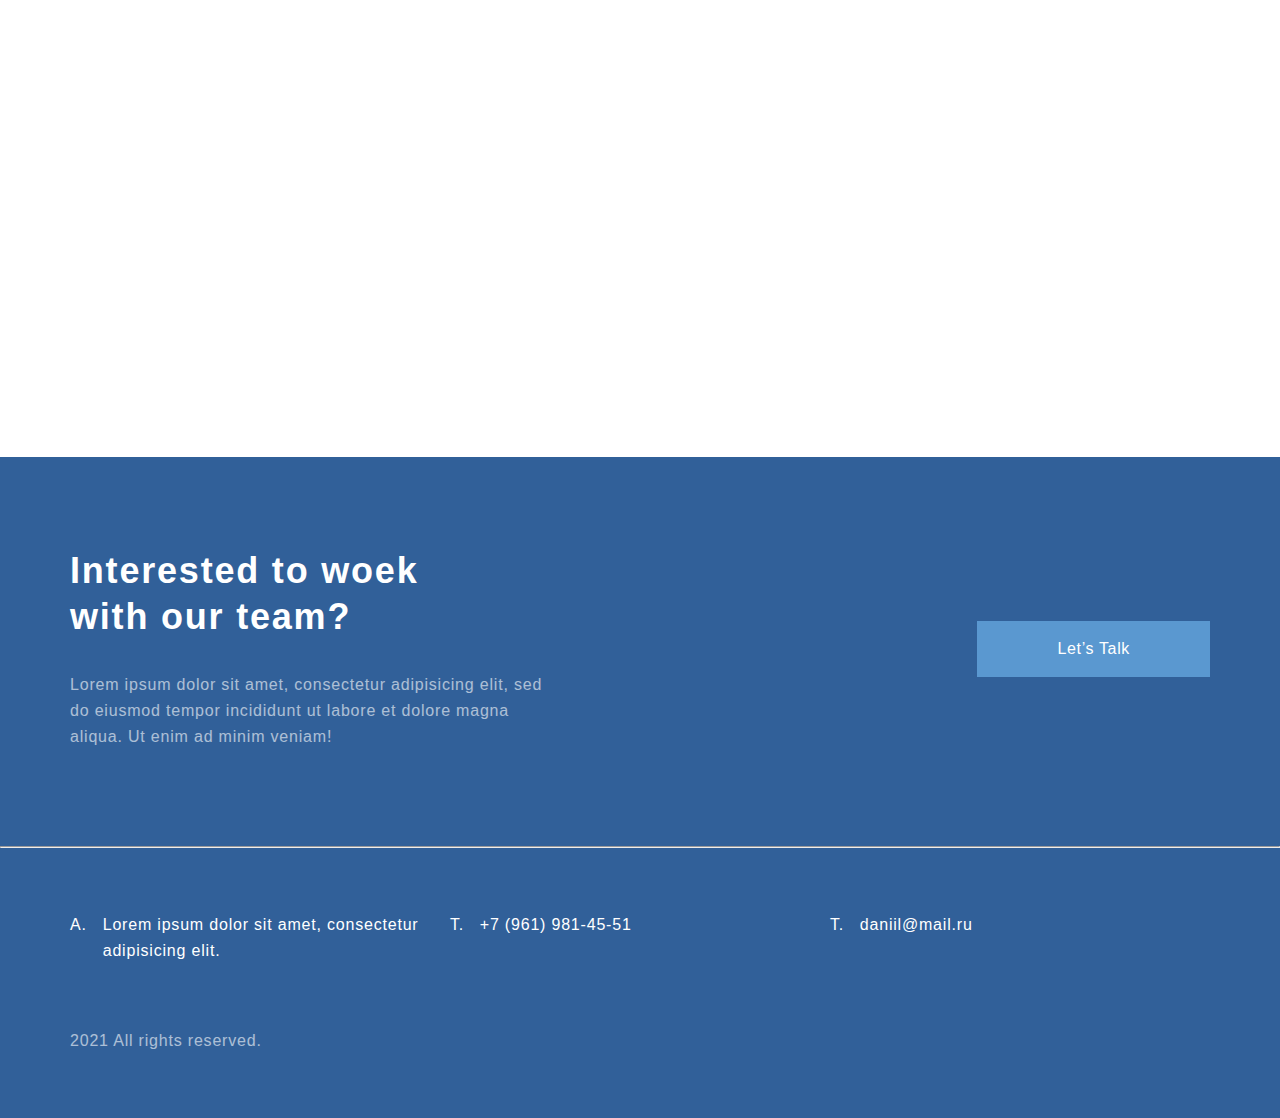
<file: contact.html>
<!DOCTYPE html>
<html lang="en">

<head>
    <meta charset="UTF-8">
    <meta http-equiv="X-UA-Compatible" content="IE=edge">
    <meta name="viewport" content="width=device-width, initial-scale=1.0">
    <title>Контакты</title>
    <link rel="stylesheet" href="style.css">
</head>

<body>
    <div class="header__contact">
        <div class="header__menu header__contact container">
            <ul class="menu">
                <li class="menu__list"><a href="index.html"><img src="img/logo.svg" alt="Logo"></a></li>
                <li class="menu__list down__style"><a href=" contact.html"><img src="img/Vector.svg" alt="Contacts"></a>
                </li>
            </ul>
        </div>
        <div class="header__contact-list">
            <div class="container">
                <h3 class="main__medium white__text"> Contact Us</h3>
                <p class="text text__middle white__text">Lorem ipsum dolor sit amet, consectetur adipiscing elit, sed do
                    eiusmod
                    tempor incididunt ut labore et dolore magna aliqua.
                </p>
            </div>
        </div>
    </div>
    <div class="main container">
        <div class="main__lists">
            <div class="main__list-info">
                <img src="img/form.svg" alt="form">
                <div class="adress">
                    <h4 class="list__form fix__form">ADDRESS</h4>
                    <p class="list__text">Id convallis placerat sit sed duis id amet volutpat quam a, pharetra.</p>
                </div>
                <div class="phone">
                    <h4 class="list__form">PHONE</h4>
                    <ul>
                        <li>
                            <ul class="form__phone">
                                <li><img class="phone__pic" src="img/Form/phone.svg" alt="phone"></li>
                                <li class="list__text">&nbsp;&nbsp;&nbsp;+7-812-7313-4321</li>
                            </ul>
                        </li>
                        <li>
                            <ul class="form__phone">
                                <li><img src="img/Form/phone.svg" alt="phone"></li>
                                <li class="list__text">&nbsp;&nbsp;&nbsp;+7-812-7313-4321</li>
                            </ul>
                        </li>
                    </ul>
                </div>
                <div class="service">
                    <h4 class="list__form">ONLINE SERVICE</h4>
                    <ul>
                        <li>
                            <ul class="form__phone">
                                <li><img class="phone__pic" src="img/Form/google.svg" alt="phone"></li>
                                <li class="list__text">&nbsp;&nbsp;&nbsp;www.site.com</li>
                            </ul>
                        </li>
                        <li>
                            <ul class="form__phone">
                                <li><img src="img/Form/mail.svg" alt="phone"></li>
                                <li class="list__text">&nbsp;&nbsp;&nbsp;hello.site@gmail.com</li>
                            </ul>
                        </li>
                    </ul>
                </div>
            </div>
            <div class="main__list-form">
                <form class="container__form" action="#">
                    <h4 class="list__form form__list">Send us message</h4>
                    <div class="form__name">
                        <p class="name__form">Full Name</p>
                        <input class="input" type="text" placeholder="Your Name"><br>
                    </div>
                    <div class="form__name">
                        <p class="name__form">Email</p>
                        <input class="input" type="email" placeholder="Your Email"><br>
                    </div>
                    <p class="name__form">Message</p>
                    <textarea class="input input__text" name="" id="" cols="30" rows="10"
                        placeholder="Your Message"></textarea><br>
                    <input class="button_input" type="submit"><br>
                </form>
            </div>
        </div>
    </div>
    <div class="main__map margin">
        <iframe class="map"
            src="https://yandex.ru/map-widget/v1/?um=constructor%3A760404dab596d8b88588ae642ff722a3460dc9170ad2a9476261bd74cf0e20b1&amp;source=constructor"
            frameborder="0">
        </iframe>
    </div>
    <div class="footer">
        <div class="footer__blog container">
            <div class="footer__text">
                <h4 class="footer__small">Interested to woek with our team?</h4>
                <p class="footer-text">Lorem ipsum dolor sit amet, consectetur adipisicing elit, sed do eiusmod
                    tempor
                    incididunt ut labore et dolore magna aliqua. Ut enim ad minim veniam!
                </p>
            </div>
            <div class="button-footer">
                <a href="#" class="footer__button">Let&#8217;s Talk</a>
            </div>
        </div>
        <hr class="line">
        <div class="footer__menu">
            <div class="container">
                <ul class="menu footer__menu-lists">
                    <li class="text menu__lists">Lorem ipsum dolor sit amet, consectetur adipisicing
                        elit.</li>
                    <li class="text menu__lists">T.&nbsp;&nbsp;&nbsp;+7 (961) 981-45-51</li>
                    <li class="text menu__lists">T.&nbsp;&nbsp;&nbsp;daniil@mail.ru</li>
                </ul>
                <div class="footer__defens">
                    <p class="text defens__list">2021 All rights reserved.</p>
                </div>
            </div>
        </div>
    </div>
</body>

</html>
</file>
<file: style.css>
*{
    margin: 0;
    padding: 0;
}

ul{
    list-style-type: none;
}

body{
    font-family: sans-serif;
}

.container{
    max-width: 1140px;
    margin: 0 auto; 
}

.header{
    min-height: 768px;
    background: linear-gradient(0deg, #EBF3FB 8.84%, rgba(152, 195, 232, 0) 31.12%);
}

.header__menu{
    padding-top: 42px;
}

.header__contact{
    margin-bottom: 50px;
}

.menu{
    display: flex;
    justify-content: space-between;
}

.header__main{
    padding-top: 115px;
    flex-grow: 1;
    background-image: url(img/illustration.png);
    background-repeat: no-repeat;
    background-position:right center;
    background-size: 44%;

}

.header__content{
    display: flex;
    flex-direction: column;
    height: 100%;
}

.header__title{
    font-weight: 300;
    font-size: 64px;
    line-height: 74px;
    letter-spacing: 0.04em;
    color: #1F3F68;
    margin-bottom: 32px;
    max-width: 504px;
}

.down__style{
    padding-top: 6px;
}

.header__button{
    font-size: 16px;
    line-height: 26px;
    text-align: center;
    letter-spacing: 0.04em;
    color: #FFFFFF;
    background: #5A98D0;
    box-shadow: 5px 10px 20px rgba(53, 110, 173, 0.2);
    border-radius: 10px;
    padding: 15px 50px;
    text-decoration: none;
    display: inline-block;
    margin-top: 71px;
}

.text{
    font-size: 16px;
    line-height: 26px;
    letter-spacing: 0.05em;
    color: #1F3F68;
    opacity: 0.6;
}

.header__text{
    max-width:425px ;
}

.main__medium{
    font-weight: 300;
    font-size: 36px;
    line-height: 46px;
    text-align: center;
    letter-spacing: 0.05em;
    color: #000000;
}

.main{
    padding-top: 64px;
}

.main__content{
    display: flex;
    justify-content: space-between;
    padding-top: 64px;
    padding-bottom: 64px;
}

.main__content-list{
    max-width: 359px;
    padding: 44px 32px;
    box-sizing: border-box;
    background: #FFFFFF;
    box-shadow: 5px 20px 50px rgba(16, 112, 177, 0.2);
    border-radius: 10px;
    display: flex;
    flex-direction: column;
}

.list__img{
    align-self: center;
    margin-bottom: 51px;
}

.main__small{
    font-size: 20px;
    line-height: 30px;
    letter-spacing: 0.05em;
    color: #1F3F68;
    padding-bottom: 20px;
}

.button{
    font-size: 14px;
    line-height: 30px;
    letter-spacing: 0.05em;
    color: #5A98D0;
    text-decoration: none;
    padding-top: 29px;
}

.button:hover{
    color: #316099;
}

.memu__footer-text{
    width: 75%;
    margin: 32px auto 64px;
    color: #222222;
    opacity: 1;
    text-align: center;
}

.footer__small{
    max-width: 400px;
    margin-bottom: 32px;
    font-size: 36px;
    line-height: 46px;
    letter-spacing: 0.05em;
    color: #FFFFFF;
}

.memu__footer{
    margin-bottom: 112px;
}

.footer__item{
    position: relative;
    flex-grow: 1;
}

.footer__item-margin{
    margin-right: 32px;
}

.footer__item-img{
    width: 100%;
}

.footer__item-text{
    font-size: 32px;
    line-height: 46px;
    text-align: right;
    letter-spacing: 0.05em;
    color: #FFFFFF;
    position: absolute;
    top:64px;
    right: 64px;
}

.footer__item-texts{
    font-size: 28px;
    line-height: 46px;
    letter-spacing: 0.05em;
    color: #FFFFFF;
    position: absolute;
    left: 32px;
    top:32px;
}

.footer__parent{
    display: flex;
    justify-content: space-between;
    margin-top: 32px;
}

.footer{
    background: #316099;
}

.footer__blog{
    padding-top: 91px;
    display: flex;
    justify-content: space-between;
    align-items: center;
    margin-bottom: 96px;
}

.footer__text{
    max-width:495px;
}

.footer__menu{
    padding-top: 64px;
}

.footer__menu-lists{
    display: flex;
    justify-content: space-between  ;
}

.footer-text{
    font-size: 16px;
    line-height: 26px;
    letter-spacing: 0.05em;
    color: #FFFFFF;
    opacity: 0.6;
}

.footer__button{
    font-size: 16px;
    line-height: 26px;
    text-align: center;
    letter-spacing: 0.04em;
    color: #FFFFFF;
    background: #5A98D0;
    text-decoration: none;
    display: inline-block;
    padding: 15px 80px;
}

.menu__list,.menu__lists{
    opacity: 1;
    color: #FFFFFF;
}

.menu__lists{
    display: flex;
    flex-grow: 1;
    flex-basis: 33.3333%;
}

.menu__lists:first-child::before{
    content:'A.';
    display: block;
    margin-right: 16px;
}

.footer__defens{
    padding: 64px 0;
}

.defens__list{
    color: white;
}

/* Контакты */

.white__text{
    color: white;
}

.header__contact-list{
    background-image: url(img/Mask\ Group.png);
    background-size:cover;
    background-repeat: no-repeat;
    max-height: 250px;
    padding: 50px 0;
}

.text__middle{
    text-align: center;
    width: 60%;
    margin: 32px auto;
    color: rgba(255, 255, 255, 0.6);

 }
 
 .main__lists{
     display: flex;
     justify-content: space-around;
 }
 
 .main__list-form,.main__list-info{
     padding: 20px 20px;
 } 
 .main__list-info{
     flex-grow: 1 ;
 }

 .main__list-form{
    flex-grow: 1 ;
 }
 
 .map{
    height: 500px;
    width: 100%;
 }

.adress,.phone,.service{
    margin-bottom: 40px;
}

.adress{
    margin-top: 55px;
}

.list__text{
    font-size: 16px;
    line-height: 26px;
    letter-spacing: 0.04em;
    color: #1F3F68;
    opacity: 0.6;
    max-width: 300px;
}

.fix__form{
    width: 300px;
}
 
 .list__form{
    font-size: 20px;
    line-height: 30px;
    letter-spacing: 0.04em; 
    color: #1F3F68;
    padding-bottom: 24px;
 }

.form__list{
    padding-bottom: 48px;
 }

.form__phone{
    display: flex;
}

.container__form{
    padding: 56px;
}

.main__list-form{
    background: #FFFFFF;
    box-shadow: 5px 10px 50px rgba(16, 112, 177, 0.2);
    border-radius: 10px;
}

.name__form{
    font-size: 16px;
    line-height: 30px;
    letter-spacing: 0.04em;
    color: #1F3F68;
    opacity: 0.8;
    padding-bottom: 8px;
}

.input{
    opacity: 0.4;
    border: 1px solid #356EAD;
    box-sizing: border-box;
    border-radius: 10px;
    width: 100%;
    height: 70px;
    padding-left: 40px;
}

.form__name{
    padding-bottom: 30px;
}

.input__text{
    padding-top: 20px;
    height: 140px;
}

.button_input{
    background: #5A98D0;
    color: #FFFFFF;
    box-shadow: 5px 20px 50px rgba(16, 112, 177, 0.2);
    border-radius: 10px;
    font-size: 16px;
    line-height: 26px;
    text-align: center;
    letter-spacing: 0.04em;
    width: 100%;
    margin-top: 70px;
    height:70px;
}

.margin{
    max-width: 1140px;
    margin: 0 auto; 
}

.main__map{
    padding: 96px 0 112px 0;
}

@media (max-width : 1024px){
    .container{
        padding-left: 32px;
        padding-right: 32px;
    }
    .header__main{
        background-position: right 280px;
        padding-bottom: 120px;
    }

    .main__content{
        flex-direction: column;
        align-items: center;
    }

    .main__content-list{
        margin-bottom: 32px;
    }

    .footer__button{
        padding: 5px 35px;
    }
    
    .footer-text{
        max-width: 60%;
    }
    .footer__blog{
        justify-content: space-around;
    }

    .footer__defens,.footer__menu-lists{
        margin-left: 40px;
    }

    .footer__menu-lists{
        flex-direction: column;
    }

    .menu__lists:not(:last-child){
        margin-bottom: 25px;
    }

    .main__lists{
        flex-direction: column;
        align-items: center;
    }
    
    .main__list-form{
        width: 500px;
    }

}

@media(max-width: 667px){
    .header{
        padding-top: 24px;
        min-height: 376px;
        padding-bottom: 41px;
        box-sizing: border-box ;
    }

    .header__main{
        padding-top: 36px;
        display: flex;
        flex-direction: column;
        align-items: center;
        background-image: none;
        padding-bottom: 0;
    }

    .header__title{
        width: 100%;
        font-size: 32px;
        line-height: 37px;
        margin-bottom: 12px;
        text-align: center;
    }

    .header__button{
        font-size: 12px;
        line-height: 26px;
        padding: 0 8px;
    }

    .header__text{
        width: 100%;
        text-align: center;
    }

    .main{
        padding-top: 48px;
    }

    .main__content{
        padding-top: 32px;
    }

    .main__medium{
        font-size: 24px;
        line-height: 28px;
        text-align: center;
    }

    .main__content-list{
        width: 100%;
    }

    .memu__footer-text{
        width: 100%;
    }

    .footer__item-text{
        font-size: 16px;
        line-height: 19px;
        top:16px;
        right: 16px;
    }
    
    .footer__item-texts{
        left: 16px;
        font-size: 16px;
        line-height: 19px;
    }

    .footer__parent{
        flex-direction: column;
        margin-top: 16px;
    }

    .footer__item-margin{
        margin-right: 0;
        margin-bottom: 16px;
    }

    .footer__small{
        font-size: 24px;
        line-height: 28px;
        max-width: 75%;
        text-align: center;
        margin: 0 auto 32px;
    }

    .footer__text{
        padding-bottom: 40px;
        text-align: center;
    }

    .footer-text{
        max-width: 100%;
    }

    .footer__blog {
        margin-bottom: 40px;
        flex-direction: column;
    }

    .footer__defens,.footer__menu-lists{
        margin-left: 0;
    }

    .footer__defens{
        padding: 32px 0;
    }

    .defens__list{
        text-align: center;
    }

    .main__list-form{
        width: 340px;
    }

    .header__contact-list{
        padding-top: 50px;
        padding-bottom: 20px;
    }

    .text__middle{
        width: 90%;
        font-size: 16px;
        line-height: 30px;
        text-align: center;
        color: rgba(255, 255, 255, 0.6);
    }

    .input{
        height: 45px;
    }
    
    .container__form{
        padding: 35px;
    }

    .input__text{
        height: 90px;
    }

    .button_input{
        height:45px;
        margin-top: 45px;
    }

    .name__form{
        padding-bottom: 4px;
    }
}
</file>
<file: Alivio/style.css>
*{
    padding: 0;
    margin: 0;
}


ul{
    list-style-type: none;
}

a{
    text-decoration: none;
}

.container{
    max-width: 1500px;
    margin: 0 auto;
}

.header__content{
    display: flex;
    justify-content: space-between;
    padding: 30px 0;
}

.header__menu{
    display: flex;
    justify-content: center;
}

.header__menu-content{
    padding-right: 70px;
}

.text{
    font-family: 'Noto Sans Georgian', sans-serif;
    font-weight: 700;
    font-size: 65px;
    line-height: 74px;
    color: #01996D;
}

.text-lato{
    font-family: 'Lato', sans-serif;
    font-weight: 400;
    font-size: 20px;
    line-height: 31px;
    color: #292929;
}

.green__button{
    background: #01996D;
    border: 1px solid #01996D;
    box-sizing: border-box;
    border-radius: 4px;
    padding: 10px 50px;
}

/*background*/

.background{
    height: 895px;
    background-image: url(img/background/BG.png);
    background-repeat: no-repeat;
    background-size: cover;
}

.background__content{
    padding-top: 175px;
}

.background__button{
    display: inline-block;
    color: white;
}

.background__edge{
    max-width: 430px;
    padding-bottom: 30px;
}

.background__text{
    max-width: 420px;
    padding-bottom: 30px;
}

.login{
    padding-right: 35px;
}

/*solutions*/

.solutions{
    margin-top: 170px;
}

.solutions__texts{
    padding-top: 35px;
    display: flex;
    justify-content: space-between;
}

.solutions__title{
    font-size: 50px;
    max-width: 565px;
}

.solutions__text{
    max-width: 669px;
    padding-top: 20px;
}

.black__text{
    color: black;
}

.solutions__form-title{
    font-size: 30px;
}

.solutions__form{
    display: flex;
    justify-content: space-between;
    padding-top: 200px;
    height: 1100px;
}

.solutions__card{
    display: flex;
    flex-direction: column;
    max-width: 390px;
    position: relative;
    padding-top: 45px;
}

.solutions__form-title{
    align-self: center; 
    padding-bottom: 55px;
}

.solutions__form-text{
    max-width: 382px;
    text-align: left;
    padding-bottom: 60px;
}

.number{
    color: rgba(1, 153, 109, 0.2);
    font-size: 150px;
    font-weight: 400;
    position: absolute;
    left: 10px;
    top: 0;
}

.card-double{
    align-self: flex-end;
    margin-bottom: 50px;
}

.solutions__marg-title{
    padding-bottom: 40px;
    padding-right: 50px;
}

.solutions__marg-text{
    padding-bottom: 50px;
}

.card-third{
    margin-top: 65px;
}

.solutions__text-double{
    align-self:flex-end;
}

.solutions__images{
    position: relative;
}

.face__image{
    position: absolute;
    left: 207px;
    top: 226px;
}

.text__white{
    color: #FFFFFF;
}

/*green__block*/

.green__block{
    background-color: #245852;
}

.green__text{
    font-weight: 400;
    font-size: 25px;
    padding-top: 35px;
    padding-bottom: 60px;
    max-width: 550px;
}

.green__main{
    display: flex;
    justify-content: space-between;
    padding: 229px 0 180px 0;
}

.green__block-content{
    padding-top: 70px;
}

/*product__content*/

.our__product{
    padding-top: 120px;
    padding-bottom: 240px;
}

.product__title{
    font-size: 50px;
    padding-bottom: 20px;
}

.product__content{
    display: flex;
    justify-content: space-around;
}

.product__resume{
    background: white;
    border-radius: 3.72971px;
    max-width: 300px;
    padding: 25px 60px;
    display: flex;
    flex-direction: column;
    align-items: center;
    filter: drop-shadow(0px 3.62249px 18.1125px rgba(165, 165, 165, 0.25));
    position: absolute;
    top:360px;
    left: -70px;
}

.text__resume{
    font-weight: 600;
    font-size: 15px;
}

.product__text{
    max-width: 580px;
}

.product__content-text{
    padding-bottom: 20px;
}

.product__text-list{
    max-width: 520px;
    padding-bottom: 40px;
}

.text__list{
    list-style-type:disc;
}

.list__padding{
    padding-bottom: 15px;
}

.resume__text{
    font-size: 15px;
    color: black;
}

.product__img-content{
    position: relative;
}

/*footer*/

.green__footer{
    padding:95px 0 140px 0;
    box-sizing: border-box;
}

.footer__text,.footer__list-text{
    padding-bottom: 60px;
    box-sizing: border-box;
}

.link__footer{
    color: white;
}

.line__resume{
    margin-bottom: 20px;
    width:110px;
    color:black;
}
</file>
<file: Finanse/style.css>
*,
*::before,
*::after{
    padding: 0;
    margin: 0;
    border: 0;
    box-sizing: border-box;
}

a{
    text-decoration: none;
}

li{
    list-style: none;
}

html,
body{
    height: 100%;
    line-height: 1;
    font-size: 14px;
    color: #252B42;
    font-weight: 500;
    font-family: Montserrat;
    background-color: #fAFAFA;
}

img{    
    vertical-align: top;
}

h1,
h2,
h3,
h4,
h5,
h6 {
    font-weight: inherit;
    font-size: inherit;
}

.wrapper{
    min-height: 100%;
    overflow: hidden;
    display: flex;
    flex-direction: column;
}

.container{
    margin: 0px auto;
    max-width: 1046px;
    padding: 0 15px;
    box-sizing: content-box;
}

.ibg{
    position: relative;
}

.ibg img{
    position: absolute;
    width: 100%;
    height: 100%;
    top:0;
    left:0;
    object-fit: cover;
}

/*------Шапка------------------------------------------------------*/

.header{
    position: absolute;
    width: 100%;
    left: 0;
    top: 0;
    z-index: 50;
}

.header__container{
    display: flex;
    min-height: 104px;
    align-items: center;
}

@media(max-width: 479px){
    .header__container{
        min-height: 70px;
    }
}

.header__logo{
    font-size: 24px;
    font-weight: 700;
    color:inherit;
}

.header__menu{
    margin: 0 0 0 133px;   
}

@media(max-width: 992px){
    .header__menu{
        margin: 0 0 0 80px;   
    } 
}

@media(max-width: 767px){
    .header__menu{
        margin: 0 0 0 40px;   
    } 
}

@media(max-width: 479px){
    .header__menu{
        margin: 0 0 0 20px;   
    } 
}

.menu__list{
    display: flex;
    flex-wrap: wrap;
}

.menu__item:not(:last-child){
    margin: 0 21px 0 0;
}

.menu__link{
  color: #737373;   
  line-height: 170%;
  font-weight: 600;
}
.menu__link:hover{
    text-decoration: underline;
}

@media(max-width: 479px){
    .header__menu{
        font-size: 18px;   
    } 
}
/*------Page------------------------------------------------------*/

.page{
    flex: 1 1 auto;
}

.page__services {
    position: relative;
    z-index: 2;
    margin: -111px 0 0 0 ;
}

.page__clients:not(:last-child) {
    margin: 0 0 10px 0;
}

.page__contact {
}

.header-block {
    text-align: center;
    letter-spacing: 0.2px;
}
.header-block__title {
    font-size: 40px;
    line-height: 142%;
    font-weight: 700;
}

.header-block__title:not(:last-child){
    margin: 0 0 10px 0;
}
.header-block__sub-title {
    color: #737373; 
    line-height: 142%;
}

@media (max-width: 992px){
    .header-block__title {
        font-size: 30px;
    }
}

/*------Main------------------------------------------------------*/
.main-block{
    position: relative;
}

.main-block__body{
    padding: 184px 0 191px 0 ;
    position: relative;
    z-index: 2;
    max-width: 400px;
}

@media (max-width: 992px){
    .main-block__body{
        padding: 120px 0 191px 0 ;
    }
}

.main-block__body > *:not(:last-child){
    margin: 0 0 35px 0;
}

.main-block__title{
    font-weight: 800;
    font-size: 58px;
    line-height: 137%;
    letter-spacing: 0.2px;
}

@media (max-width: 479px){
    .main-block__title{
        text-align: center;
    }
}

@media (max-width: 992px){
    .main-block__title{
        font-size: 42px;
    }
}


.main-block__text{
    color: #737373;
    font-size: 20px;
    line-height:150%;
    letter-spacing: 0.2px;
}

@media (max-width: 479px){
    .main-block__text{
        color: #585757;
    }
}

.main-block__buttons{
    display: flex;
    flex-wrap: wrap;
    margin: -10px 0;
}

.main-block__button{
    border-radius: 37px;
    display: flex;
    min-height: 48px;
    justify-content: center;
    align-items: center;
    padding: 5px 36px;
    letter-spacing: 0.2px;
    font-weight: 700px;
    line-height: 160%;
    margin: 10px 0;
    transition: all 0.3s ease 0s;
}

@media (max-width: 479px){
    .main-block__button{
        flex: 1 1 100%;
    }
}

.main-block__button:not(:last-child){
    margin-right: 10px;
}

.main-block__button_orange{
    background: #FF7B47;
    color: #FFFFFF;
}
.main-block__button_orange:hover{
    background-color: #fff;
    color: #FF7B47;
}

.main-block__button_border{
    color: #0D5C63;
    border: 1px solid #0D5C63;
}
.main-block__button_border:hover{
    background-color: #0D5C63;
    color: #fff;
}

.main-block__image{
    position: absolute;
    width: 100%;
    height: 100%;
    top:0;
    left:0;
}

.main-block__image img{
    object-position: right;
}

@media (max-width: 992px){
    .main-block__image {
       opacity: 0.5;
    }
}
/*------------------------------------------------------------*/

@media (min-width: 670px){
    .service__body{
        display: flex;
        flex-wrap: wrap;
        margin:  0 -15px;
    }
}

.services__cards {
    flex: 0 1 33.333%;
}

@media (max-width: 992px){
    .services__cards{
        flex: 0 1 50%;
    }

    .services__cards:not(:last-child) {
        margin: 0 0 30px 0;
    }

    .services__cards:last-child{
        flex: 1 1 100%
    }
}

@media (min-width: 670px){
    .services__cards{
        padding: 0 15px;
    }
}

.services__item {
    height: 100%;
    background: #FFFFFF;
    box-shadow: 0px 13px 19px rgba(0, 0, 0, 0.07);
    padding: 35px;
}

@media (max-width: 479px){
    .services__item{
        padding: 25px;
    }
}

.item-service > *:not(:last-child) {
    margin: 0 0 10px 0;
}

.item-service__green{
    background-color: #0D5C63;
}

.item-service__green .item-service__title{
    color: #fff;
}

.item-service__green .item-service__text{
    color: #fff;
}

.item-service__title {
    font-weight: 700;
    font-size: 24px;
    line-height: 130%;
    letter-spacing: 0,1px;
}
.item-service__text {
    color: #737373;
    font-size: 14px;
    line-height: 142%;
}

/*------advantages------------------------------------------------------*/


.advantages {
    padding: 80px 0;
}

@media (max-width: 992px){
    .advantages{
        padding: 50px 0;
    }
}

@media (max-width: 767px){
    .advantages{
        padding: 30px 0;
    }
}

.advantages__header {
    margin: 0 0 50px 0;
}

.advantages__body {
    display: flex;
    margin: 0 -15px -30px;
    flex-wrap: wrap;
}
.advantages__column {
    padding:  0 15px;
    margin: 0 0 30px 0;
    flex: 0 1 25%;
    
}

@media (max-width: 1000px){
    .advantages__column {
        flex: 0 1 50%;
    }
}

@media (max-width: 560px){
    .advantages__column {
        flex: 0 1 100%;
    }
}

.advantages__item {
    background-color: #FFFFFF;
    padding: 30px;
    text-align: center;
    font-weight: 700;
}

.advantages__item > *:not(:last-child){
    margin: 0 0 10px 0; 
}

.advantages__icon { 
    height: 48px;
    display: flex;
    align-items: flex-end;
    justify-content: center;
}
.advantages__value {
    font-size: 40px;
    line-height: 142%;
}
.advantages__text {
    color: #737373;
    font-size: 16px;
    line-height: 150%;
}

/*------practice------------------------------------------------------*/

.practice {
    padding: 125px 0 0 0;
}

@media (max-width: 993px){
    .practice {
        padding: 80px 0 80px 0;
    }
}

@media (max-width: 767px){
    .practice {
        padding: 40px 0 40px 0;
    }
}


.practice__header {
    margin: 0 0 45px 0;
}

@media (max-width: 767px){
    .practice__header {
        margin: 0 0 25px 0;
    }
}

.practice__body{
    margin: 0 -20px -30px;
    display: flex;
    flex-wrap:wrap;
}

.practice__column {
    padding:0 20px;
    margin:  0 0 30px 0;
    flex: 0 1 25%;
}

@media (max-width: 1040px){
    .practice__column{
        flex: 0 1 50%;
    }
}

@media (max-width: 630px){
    .practice__column{
        flex: 0 1 100%;
    }
}

.item-practice {
    background-color: #FFFFFF;
    display: flex;
    flex-direction: column;
    height: 100%; 
}
.item-practice__content{
    padding: 30px;
    flex: 1 1 auto;
}
.item-practice__link {
    color: inherit;
    display: inline-block;
}

.item-practice__link:hover{
    text-decoration: underline;
}

.item-practice__link:not(:last-child){
    margin: 0 0 15px 0;
}

.item-practice__title {
    letter-spacing: 0.1px;
    font-size: 16px;
    line-height: 150%;
    font-weight: 700;
}
.item-practice__text {
    color: #737373;
    line-height: 142%;
}
.item-practice__image {
    display: block;
    padding: 0 0 67% 0;
}

/*------whoweare------------------------------------------------------*/

.whoweare{
    padding: 80px 0 130px 0;
    background-color: #fff;
}

.whoweare__header {
    margin: 0px 0px 100px 0px;
}

.whoweare__body {
    display: flex;
    align-items: flex-start;
}

.whoweare__video {
    flex: 0 0 57%;
    position: relative;
    padding: 0px 0px 42.25% 0;
}
.whoweare__video iframe{
    position: absolute;
    width: 100%;
    height: 100%;
    top:0;
    left: 0;
    object-fit: cover;
}
.whoweare__content {
    flex: 1 1 auto;
    padding: 20px 0 0 121px;
}
@media (max-width: 1080px){
    .whoweare__content {
        padding: 0px 0 0 50px;
    }
}

.whoweare__title {
    font-weight: 800;
    font-size: 40px;
    line-height: 142%;
    letter-spacing: 0.2px;
}
.whoweare__title :not(:last-child){
    margin: 0 0 10px 0;
}
.whoweare__text {
    line-height: 143%;
    letter-spacing: 0.2px;
    color: #737373;
}
/* .whoweare__text:not(:last-child){
    margin: 0 0 50px 0;
} */
.whoweare__items {
    margin: 50px 0 0 0 ;
}
.whoweare__item:not(:last-child){
    margin: 0 0 30px 0;
} 

.item-whoweare {
    display: flex;
}
.item-whoweare__icon {
    flex: 0 0 32px;
}
.item-whoweare__body {
    flex: 1 1 auto;
    padding: 0 0 0 20px;
}
.item-whoweare__title {
    font-size: 16px;
    line-height: 150%;
    letter-spacing: 0.1px;
    color: #252B42;
}
.item-whoweare__title:not(:last-child){
    margin: 0 0 5px 0;
}
.item-whoweare__text {
    line-height: 143%;
    letter-spacing: 0.2px;
    color: #737373;
    white-space: nowrap;
    text-overflow: ellipsis;
}
@media (max-width: 950px){
    .whoweare__body{
        flex-direction: column-reverse;
        align-items: stretch;
    }
    .whoweare__title{
        font-size: 24px;
    }
    .whoweare__content{
        padding: 0px 0 0 0px;
    }
    .whoweare__video{
        padding: 0 0 56.25% 0;
    }
    .whoweare__video:not(:last-child){
        margin: 50px 0 0 0;
    }
    .whoweare__header{
        margin: 0px 0px 30px 0px;
    }
    .whoweare{
        padding: 50px 0;
    }
}
@media (max-width: 767px){
    .whoweare{
        padding: 20px 0 50px 0;
    }
    .whoweare__video:not(:last-child){
        margin: 30px 0 0 0;
    }
}

/*------clients------------------------------------------------------*/


.clients {
    padding: 50px 0;
}
@media (max-width: 767px){
    .clients {
        padding: 20px 0;
    }
}

.clients__items {
    display: flex;
    flex-wrap: wrap;
    align-items: center;
    justify-content: center;
}
.clients__item {
    padding: 8px 15px;
    flex: 0 1 16.6667%;
    text-align: center;
    min-width: 140px;
}
.clients__item img{
    max-width: 100%;
}

/*------subscribe------------------------------------------------------*/


.subscribe {
    position: relative;
    padding: 0 0 20px 0;
}
.subscribe::before{
    content:"";
    position: absolute;
    bottom: 0;
    width: 100%;
    height: 70px;
    background: #252B42;
}
.subscribe__body {
    position: relative;
    z-index: 2;
    padding: 30px 50px;
    align-items: center;
    background: #17213C;
    border-radius: 2px;
}
@media (min-width: 1070px){
    .subscribe__body {
        margin: 0 30px;
    }
}
.subscribe__title {
    flex: 0 1 50%;
    font-weight: 800;
    font-size: 24px;
    line-height: 133%;
    letter-spacing: 0.1px;
    color: #FFFFFF;
}
.subscribe__form {
    flex: 0 1 50%;
    display: flex;
    align-items: center;
}
.subscribe__input {
    width: 100%;
    flex:1 1 auto;
    min-height: 58px;
    background: #F9F9F9;
    border: 1px solid #E6E6E6;
    border-radius: 5px 0 0 5px;
    border-right: 0;
    padding: 0 22px;
    color: #737373;
}
.subscribe__input:focus{
    color: black;
}
.subscribe__button {
    background: #FF7B47;
    border: 1px solid #E6E6E6;
    border-radius: 0px 5px 5px 0px;
    line-height: 200%;
    letter-spacing: 0.2px;
    display: flex;
    min-height: 58px;
    justify-content: center;
    align-items: center;
    text-align: center;
    color: #fff;
    cursor: pointer;
    padding: 0 22px;
    transition:all 0.3s ease 0s ;
}
.subscribe__button:hover{
    background: #df6b3d;
}
@media (max-width: 800px){
    .subscribe__title {
      margin: 0 0px 20px 0;
    }
    .subscribe__body {
        margin: 0 -15px;
        padding: 20px 15px;
    }
    .subscribe__button{
        padding: 0 15px;
    }
}
@media (min-width: 800px){
    .subscribe__body {
        display: flex;
        justify-content: space-between;
    }
    .subscribe__title {
       max-width: 226px;
      }
}
/*------getintouch------------------------------------------------------*/


.getintouch {
    padding: 80px 0 136px 0;
}
.getintouch__container {
}
.getintouch__header {
    margin: 0 0 80px 0;
}
.getintouch__items{
    margin: 0 -15px;
}


.getintouch__item {
    flex: 0 1 33.333%;
}
.item-getintouch {
    display: flex;
    flex-direction: column;
    justify-content: center;
    align-items: center;
    background-color: #fff;
    padding: 50px 15px;
}
.item-getintouch_active{
    background-color: #252B42;
    padding: 80px 15px;
    color: #FFFFFF;
}
.item-getintouch_active .item-getintouch__button{
    border: 1px solid #fff;
    color: #FFFFFF;
}
.item-getintouch > *:not(:last-child){
    margin: 0 0 15px 0;
}
.item-getintouch__emails {
    display: flex;
    flex-direction: column;
    justify-content: center;
    align-items: center;
}
.item-getintouch__email {
    color: inherit;
    font-weight: 600;
    line-height: 171%;
    letter-spacing: 0.2px;
}
.item-getintouch__email:hover{
    text-decoration: underline;
}
.item-getintouch__label {
    font-weight: 700;
    font-size: 16px;
    line-height:150%;
}
.item-getintouch__button {
    border: 1px solid #FF7B47;
    border-radius: 5px;
    min-height: 44px;
    display: flex;
    align-items: center;
    text-align: center;
    justify-content:center;
    font-weight: 600;
    padding: 5px 20px;
    line-height: 171%;
    color: #FF7B47;
    transition: all 0.3s ease 0s;
}

.item-getintouch__button:hover{
    border: 1px solid #FF7B47;
    background-color:#FF7B47 ;
    color: white;
}

@media (min-width: 992px){
    .getintouch {
        padding: 50px 0;
    }
    .getintouch__items {
        display: flex;
        align-items: center;
        margin: 0;
    }
    .getintouch__header {
        margin: 0 0 50px 0;
    }
    .item-getintouch_active{
        padding: 50px 15px;
    }
}
@media (min-width: 767px){
    .getintouch__header {
        margin: 0 0 30px 0;
    }
}

/*------contact------------------------------------------------------*/


.contact {
    background-color: #fff;
    padding: 42px 0;
}

.contact__content {
    padding: 0 0px 20px 0;
}
@media (min-width: 767px){
    .contact__body{
        display: flex;
        align-items: center;
        justify-content: space-between;
    }
    .contact__content {
        padding: 0 20px 0 0;
    }
}

.contact__title {
    font-weight: 700;
    font-size: 24px;
    line-height: 133%;
    letter-spacing: 0.1px;
}
.contact__title:not(:last-child){
    margin: 0 0 10px 0;
}
.contact__text {
    color: #737373;
    line-height: 142%;
}
.contact__button {
    display: flex;
    background: #FF7B47;
    border-radius: 5px;
    min-height: 58px;
    padding: 5px 40px;
    justify-content: center;
    align-items: center;
    text-align: center;
    color: #fff;
    transition: background-color 0.3s ease 0s ;
}
.contact__button:hover{
    background-color:#af6041 ;
}

/*------Подвал------------------------------------------------------*/
.footer {
}
.footer__top {
    background: #17213C;
    padding: 35px 0;
}
.footer__main {
    
}
.footer__row{
    margin: 0 -15px;
    display: flex;
    flex-wrap: wrap;
}
.footer__column {
    padding: 15px 15px;
    flex: 0 1 16.667%;
}

.footer__column:last-child{
    flex: 0 1 33.334%;
}
@media (max-width: 992px){
    .footer__column  {
        flex: 0 1 25%;
    }
    .footer__column:last-child{
        flex: 1 1 100%;
    }
}
@media (max-width: 767px){
    .footer__column  {
        flex: 0 1 50%;
    }
}
.footer__label {
    color: #fff;
    font-weight: 700;
    font-size: 16px;
    line-height: 150%;
    margin: 0 0 20px 0;
}
.footer__menu {
}
.menu-footer {
}
.menu-footer__list {
}
.menu-footer__item:not(:last-child){
    margin: 0 0 10px 0;
} 
.menu-footer__link{
    color: #fff;
    display: inline-block;
    line-height: 170%;
    letter-spacing: 0.2px;
}
.menu-footer__link:hover{
    text-decoration: underline;
}
.footer__contacts {
}
.contacts-footer {
    display: flex;
    flex-direction: column;
}
.contacts-footer__item{
    padding:  0 0 0 34px;
    line-height: 142%;
    display: flex;
    align-items: center;
    min-height: 30px;
    color: #fff;
}
.contacts-footer__item:hover{
    text-decoration: underline;
}
.contacts-footer__item:not(:last-child){
    margin: 0 0 12px 0;
}
.contacts-footer__item_phone {
    background: url(/img/footer/01.svg) 0 0 no-repeat;
}
.contacts-footer__item_mail{
    background: url(/img/footer/03.svg) 0 0  no-repeat;
}
.contacts-footer__item_map{
    background: url(/img/footer/02.svg) 0 0  no-repeat;
}
.footer__bottom {
    padding: 25px 0;
}
.footer__container {
    display: flex;
    justify-content: space-between;
    align-items: center;
}
@media (max-width:767px){
    .footer__container {
        flex-direction: column;
    }
}
.footer__copy {
    font-weight: 600;
    line-height: 171%;
    letter-spacing: 0.2px;
    color: #737373;
}

.social{
    display: flex;
    align-items: center;
}
.footer__social{

} 
.social__item:not(:last-child){
    margin: 0 20px 0 0px;
}

@media (max-width:767px){
    .footer__container {
        flex-direction: column;
    }
    .footer__copy {
        margin: 0 0 15px 0;
        text-align: center;
    }
}
</file>
